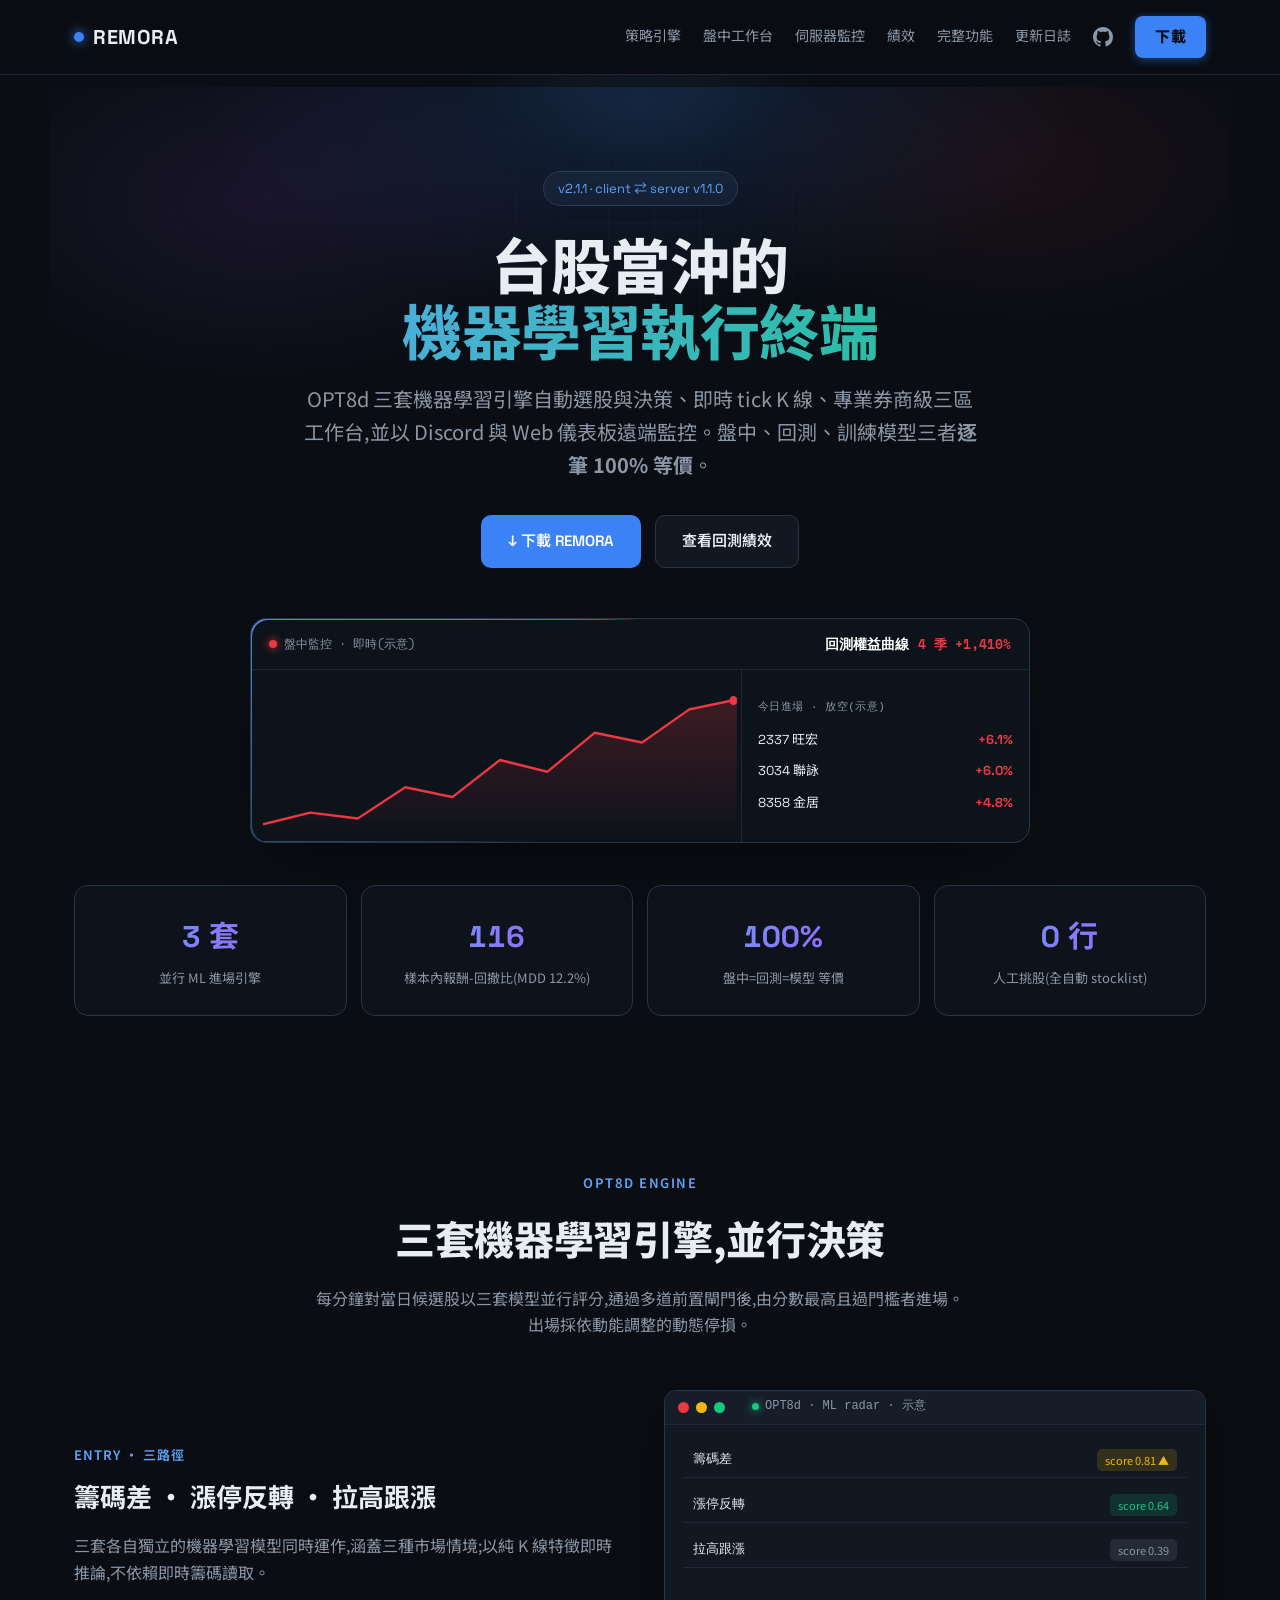
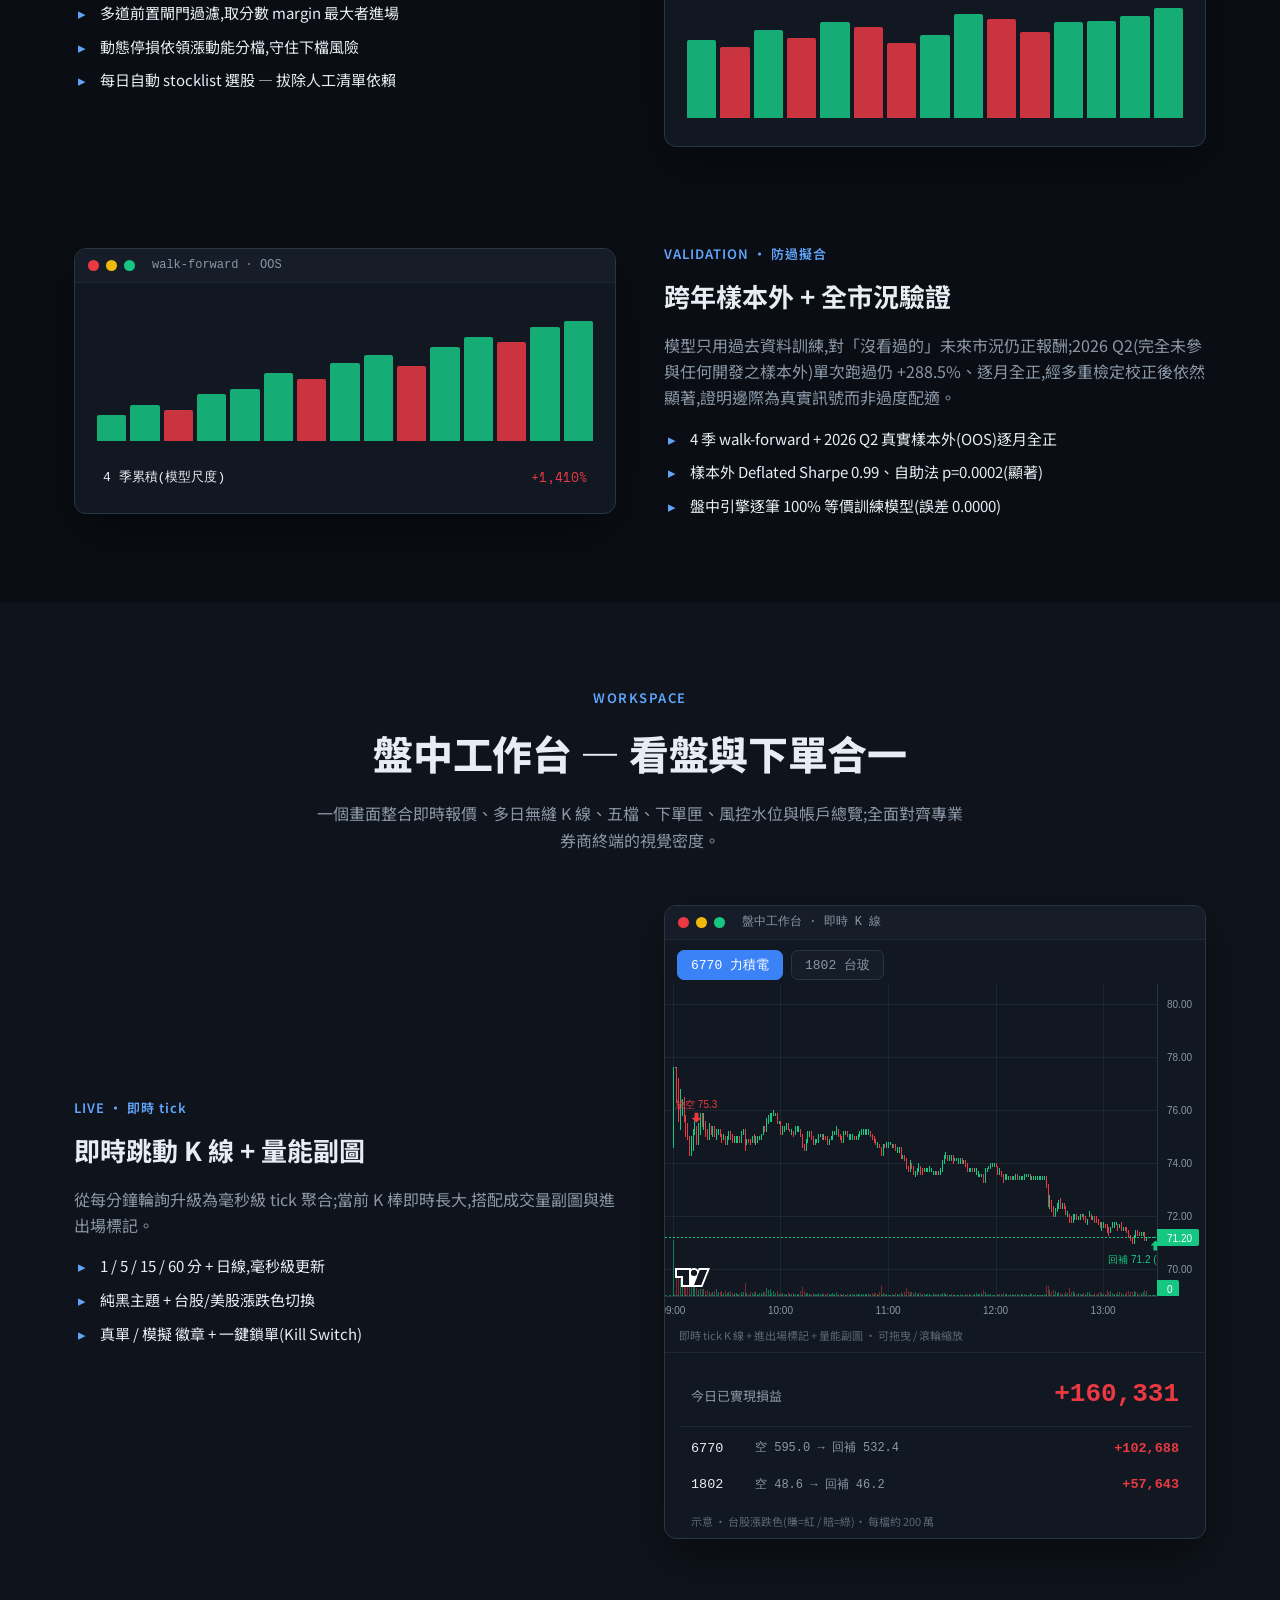
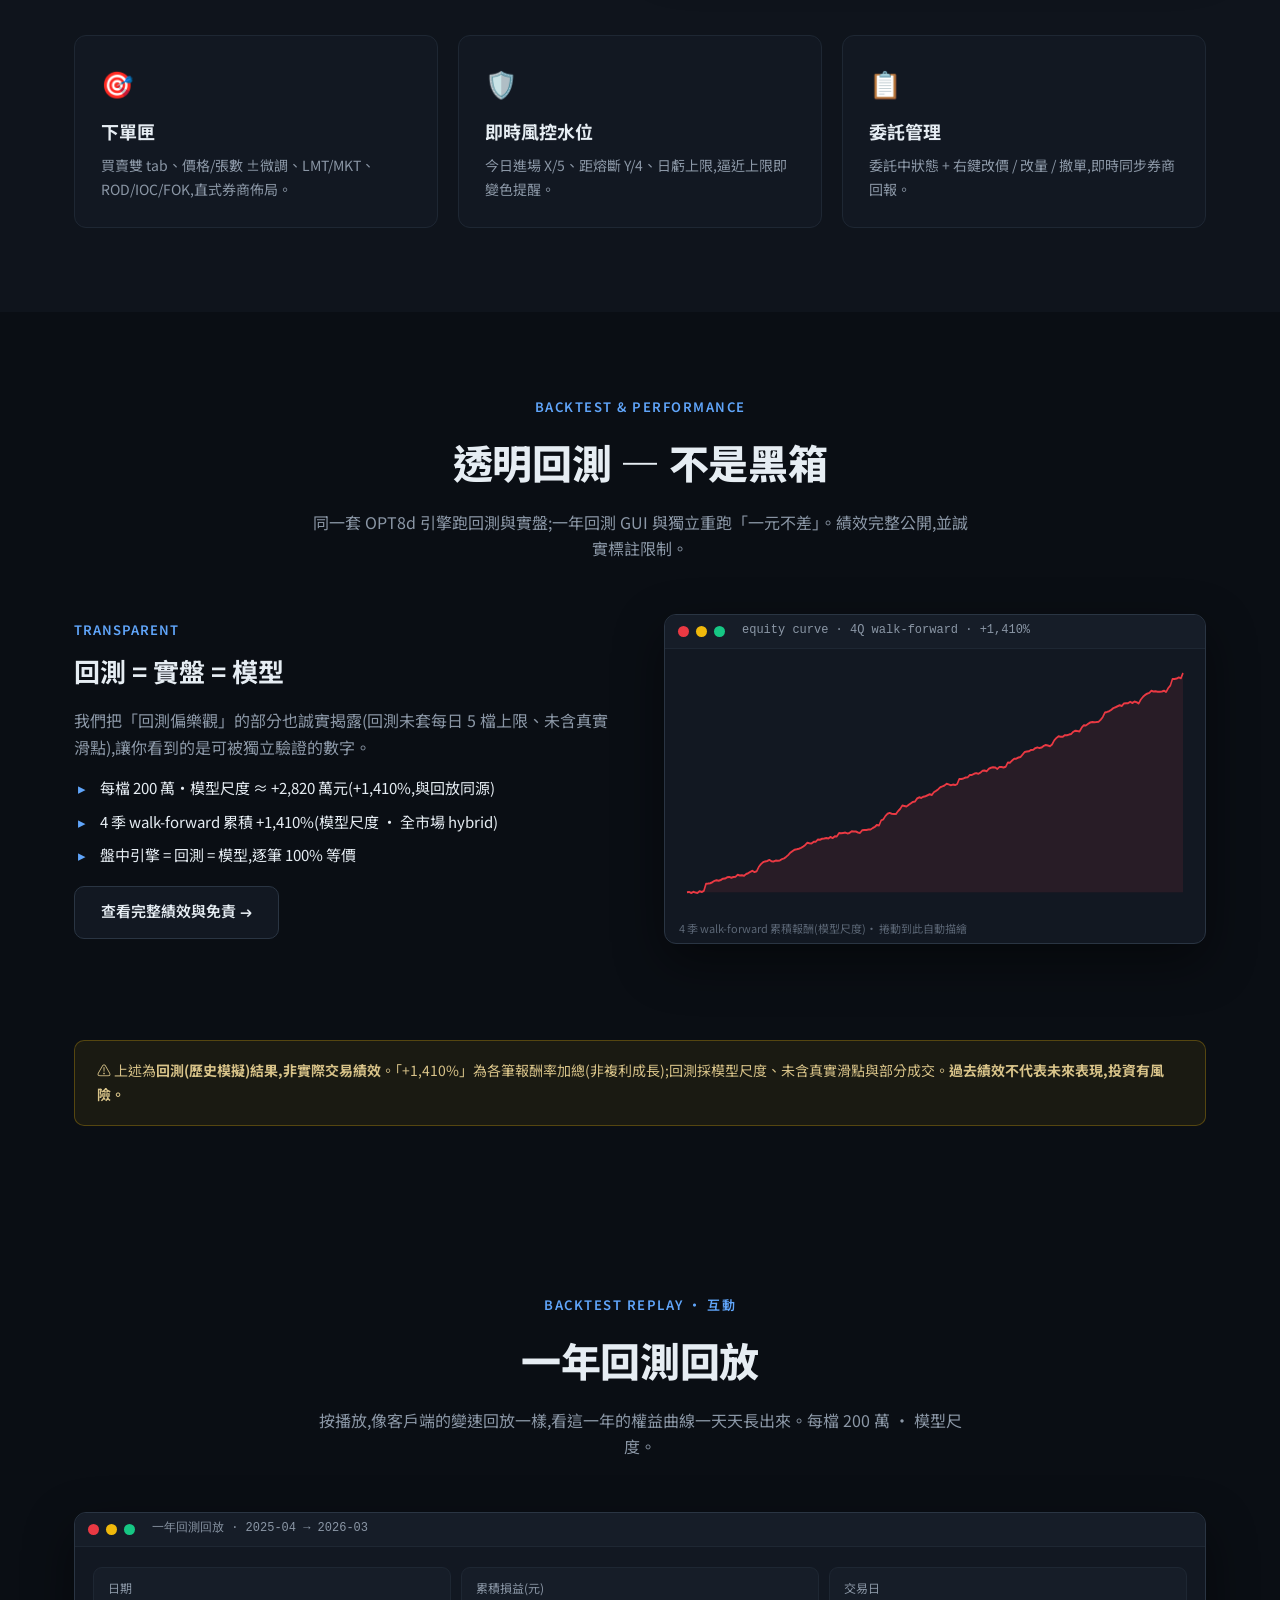
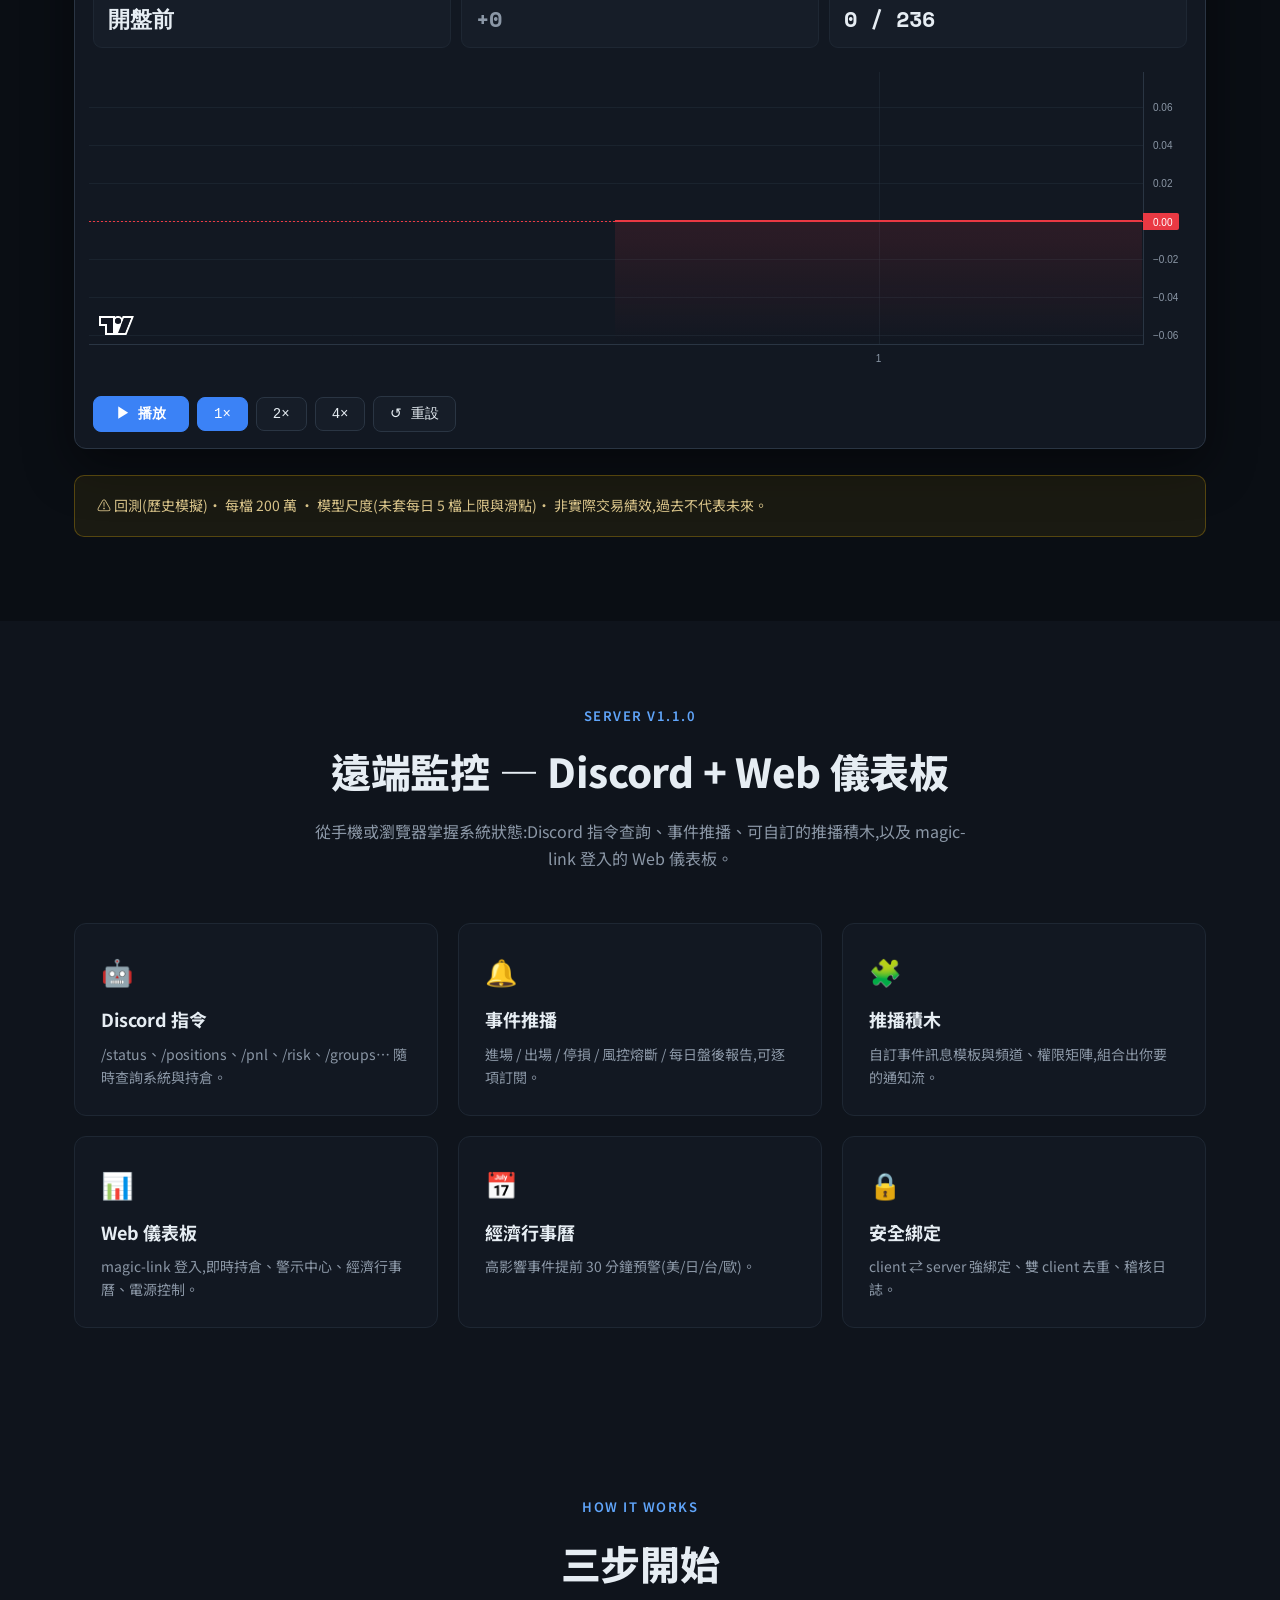
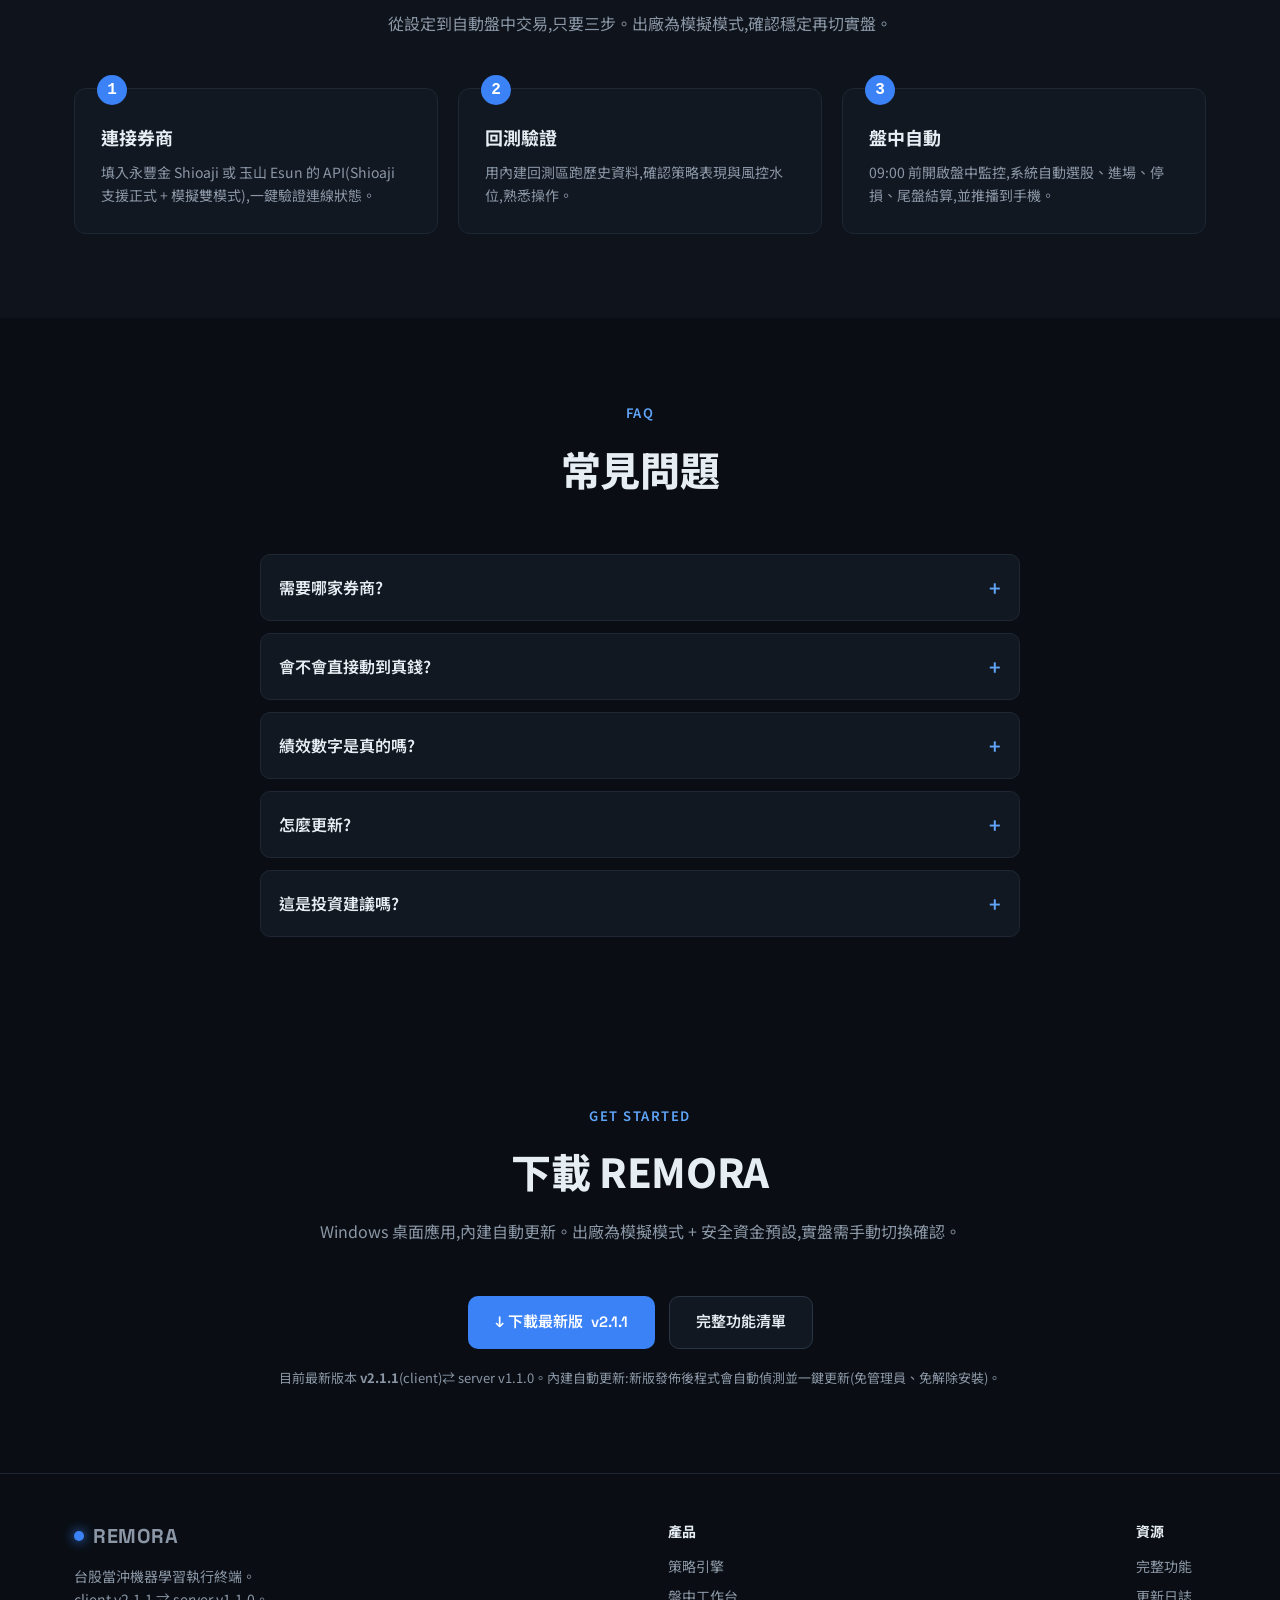
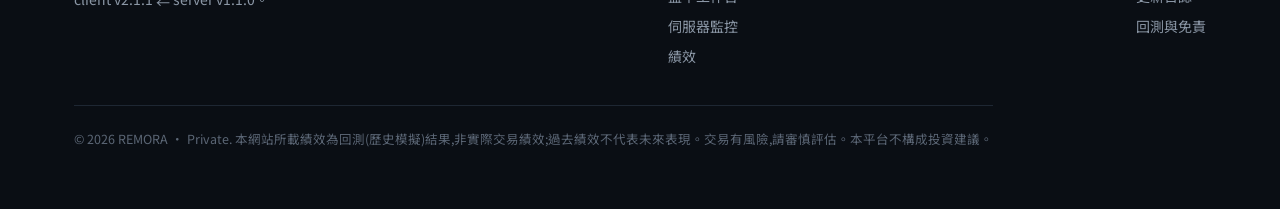
<file: docs/index.html>
<!DOCTYPE html>
<html lang="zh-Hant">
<head>
<meta charset="UTF-8">
<meta name="viewport" content="width=device-width, initial-scale=1">
<title>REMORA — 台股當沖機器學習執行終端</title>
<meta name="description" content="REMORA 是台股當沖的機器學習自動交易平台:OPT8d 三套 ML 引擎、自動選股、即時 K 線、三區工作台、Discord/Web 遠端監控。">
<link rel="icon" type="image/svg+xml" href="assets/img/favicon.svg">
<meta property="og:type" content="website">
<meta property="og:title" content="REMORA — 台股當沖機器學習執行終端">
<meta property="og:description" content="OPT8d 三套 ML 引擎、自動選股、即時 K 線、三區工作台、Discord/Web 遠端監控。盤中=回測=模型逐筆 100% 等價。">
<meta property="og:image" content="https://oswallowo.github.io/Remora/assets/img/og_image.png">
<meta property="og:url" content="https://oswallowo.github.io/Remora/">
<meta name="twitter:card" content="summary_large_image">
<meta name="twitter:title" content="REMORA — 台股當沖機器學習執行終端">
<meta name="twitter:description" content="OPT8d 三套 ML 引擎、自動選股、即時 K 線、遠端監控。">
<meta name="twitter:image" content="https://oswallowo.github.io/Remora/assets/img/og_image.png">
<link rel="preconnect" href="https://fonts.googleapis.com"><link rel="preconnect" href="https://fonts.gstatic.com" crossorigin>
<link rel="stylesheet" href="https://fonts.googleapis.com/css2?family=Space+Grotesk:wght@500;700&family=Noto+Sans+TC:wght@400;500;700;900&family=Space+Mono&display=swap">
<link rel="stylesheet" href="assets/css/style.css">
</head>
<body>

<!-- Nav -->
<nav class="nav"><div class="wrap">
  <a class="brand" href="index.html"><span class="dot"></span>REMORA</a>
  <button class="nav-toggle" aria-label="menu">☰</button>
  <div class="nav-links">
    <a href="#engine">策略引擎</a>
    <a href="#workspace">盤中工作台</a>
    <a href="#server">伺服器監控</a>
    <a href="performance.html">績效</a>
    <a href="features.html">完整功能</a>
    <a href="changelog.html">更新日誌</a>
    <a class="nav-gh" href="https://github.com/OswallowO/Remora" target="_blank" rel="noopener" aria-label="GitHub" title="GitHub · OswallowO/Remora"><svg viewBox="0 0 16 16" width="20" height="20" fill="currentColor" aria-hidden="true"><path d="M8 0C3.58 0 0 3.58 0 8c0 3.54 2.29 6.53 5.47 7.59.4.07.55-.17.55-.38 0-.19-.01-.82-.01-1.49-2.01.37-2.53-.49-2.69-.94-.09-.23-.48-.94-.82-1.13-.28-.15-.68-.52-.01-.53.63-.01 1.08.58 1.23.82.72 1.21 1.87.87 2.33.66.07-.52.28-.87.51-1.07-1.78-.2-3.64-.89-3.64-3.95 0-.87.31-1.59.82-2.15-.08-.2-.36-1.02.08-2.12 0 0 .67-.21 2.2.82.64-.18 1.32-.27 2-.27.68 0 1.36.09 2 .27 1.53-1.04 2.2-.82 2.2-.82.44 1.1.16 1.92.08 2.12.51.56.82 1.27.82 2.15 0 3.07-1.87 3.75-3.65 3.95.29.25.54.73.54 1.48 0 1.07-.01 1.93-.01 2.2 0 .21.15.46.55.38A8.013 8.013 0 0016 8c0-4.42-3.58-8-8-8z"/></svg></a>
    <a class="nav-cta" href="#download">下載</a>
  </div>
</div></nav>

<!-- Hero -->
<header class="hero"><div class="wrap">
  <div class="hero-glow"></div>
  <div class="hero-grid"></div>
  <span class="tag"><span data-gh-version>v2.1.1</span> · client ⇄ server v1.1.0</span>
  <h1><span class="tline t1">台股當沖的</span><span class="tline t2 grad">機器學習執行終端</span></h1>
  <p class="lead">OPT8d 三套機器學習引擎自動選股與決策、即時 tick K 線、專業券商級三區工作台,並以 Discord 與 Web 儀表板遠端監控。盤中、回測、訓練模型三者<b>逐筆 100% 等價</b>。</p>
  <div class="hero-btns">
    <a class="btn btn-primary" href="#download">↓ 下載 REMORA</a>
    <a class="btn btn-ghost" href="performance.html">查看回測績效</a>
  </div>

  <div class="hero-panel reveal">
    <div class="hp-head">
      <span class="hp-live"><span class="hp-dot"></span>盤中監控 · 即時(示意)</span>
      <span class="hp-pnl">回測權益曲線 <span class="hp-pct">4 季 +1,410%</span></span>
    </div>
    <div class="hp-body">
      <svg class="eqcurve" viewBox="0 0 560 160" preserveAspectRatio="none" aria-label="回測權益曲線示意,整體向上">
        <defs><linearGradient id="eqfill" x1="0" y1="0" x2="0" y2="1">
          <stop offset="0" stop-color="#ea3943" stop-opacity=".22"/>
          <stop offset="1" stop-color="#ea3943" stop-opacity="0"/></linearGradient></defs>
        <polygon points="0,146 56,134 112,140 168,108 224,118 280,80 336,92 392,52 448,62 504,28 560,18 560,160 0,160" fill="url(#eqfill)"/>
        <polyline points="0,146 56,134 112,140 168,108 224,118 280,80 336,92 392,52 448,62 504,28 560,18" fill="none" stroke="#ea3943" stroke-width="2.5" stroke-linejoin="round"/>
        <circle cx="556" cy="19" r="4" fill="#ea3943"/><circle class="eq-ping" cx="556" cy="19" r="4" fill="none" stroke="#ea3943" stroke-width="1.5"/>
      </svg>
      <div class="poslist">
        <div class="plbl">今日進場 · 放空(示意)</div>
        <div class="pos"><span>2337 旺宏</span><span class="up">+6.1%</span></div>
        <div class="pos"><span>3034 聯詠</span><span class="up">+6.0%</span></div>
        <div class="pos"><span>8358 金居</span><span class="up">+4.8%</span></div>
      </div>
    </div>
  </div>

  <div class="stats reveal">
    <div class="cell"><div class="num mono" data-to="3" data-pre="" data-suf=" 套">3 套</div><div class="lbl">並行 ML 進場引擎</div></div>
    <div class="cell"><div class="num mono" data-to="116" data-pre="" data-suf="">116</div><div class="lbl">樣本內報酬-回撤比(MDD 12.2%)</div></div>
    <div class="cell"><div class="num mono" data-to="100" data-pre="" data-suf="%">100%</div><div class="lbl">盤中=回測=模型 等價</div></div>
    <div class="cell"><div class="num mono" data-to="0" data-pre="" data-suf=" 行">0 行</div><div class="lbl">人工挑股(全自動 stocklist)</div></div>
  </div>
</div></header>

<!-- Engine -->
<section id="engine" class="reveal"><div class="wrap">
  <div class="sec-head reveal">
    <div class="kick">OPT8D ENGINE</div>
    <h2>三套機器學習引擎,並行決策</h2>
    <p>每分鐘對當日候選股以三套模型並行評分,通過多道前置閘門後,由分數最高且過門檻者進場。出場採依動能調整的動態停損。</p>
  </div>
  <div class="frow reveal">
    <div class="ftext">
      <div class="ficon">ENTRY · 三路徑</div>
      <h3>籌碼差 · 漲停反轉 · 拉高跟漲</h3>
      <p>三套各自獨立的機器學習模型同時運作,涵蓋三種市場情境;以純 K 線特徵即時推論,不依賴即時籌碼讀取。</p>
      <ul>
        <li>多道前置閘門過濾,取分數 margin 最大者進場</li>
        <li>動態停損依領漲動能分檔,守住下檔風險</li>
        <li>每日自動 stocklist 選股 — 拔除人工清單依賴</li>
      </ul>
    </div>
    <div class="shot">
      <div class="bar"><i class="r"></i><i class="y"></i><i class="g"></i><span><span class="live-dot"></span>OPT8d · ML radar · 示意</span></div>
      <div class="body">
        <div class="mrow"><span>籌碼差</span><span class="tag-pill" style="background:rgba(240,185,11,.15);color:var(--gold)">score 0.81 ▲</span></div>
        <div class="mrow"><span>漲停反轉</span><span class="tag-pill" style="background:rgba(22,199,132,.15);color:var(--green)">score 0.64</span></div>
        <div class="mrow"><span>拉高跟漲</span><span class="tag-pill" style="background:rgba(139,151,166,.15);color:var(--dim)">score 0.39</span></div>
        <div class="mockchart" data-live data-seq="30,42,38,50,46,60,55,68,62,74,70,58,64,80,76"></div>
      </div>
    </div>
  </div>
  <div class="frow rev reveal">
    <div class="ftext">
      <div class="ficon">VALIDATION · 防過擬合</div>
      <h3>跨年樣本外 + 全市況驗證</h3>
      <p>模型只用過去資料訓練,對「沒看過的」未來市況仍正報酬;2026 Q2(完全未參與任何開發之樣本外)單次跑過仍 +288.5%、逐月全正,經多重檢定校正後依然顯著,證明邊際為真實訊號而非過度配適。</p>
      <ul>
        <li>4 季 walk-forward + 2026 Q2 真實樣本外(OOS)逐月全正</li>
        <li>樣本外 Deflated Sharpe 0.99、自助法 p=0.0002(顯著)</li>
        <li>盤中引擎逐筆 100% 等價訓練模型(誤差 0.0000)</li>
      </ul>
    </div>
    <div class="shot">
      <div class="bar"><i class="r"></i><i class="y"></i><i class="g"></i><span>walk-forward · OOS</span></div>
      <div class="body"><div class="mockchart" data-seq="20,28,24,36,40,52,48,60,66,58,72,80,76,88,92"></div>
        <div class="mrow" style="border:0"><span class="dim">4 季累積(模型尺度)</span><span class="red mono">+1,410%</span></div>
      </div>
    </div>
  </div>
</div></section>

<!-- Workspace -->
<section id="workspace" class="reveal alt"><div class="wrap">
  <div class="sec-head reveal">
    <div class="kick">WORKSPACE</div>
    <h2>盤中工作台 — 看盤與下單合一</h2>
    <p>一個畫面整合即時報價、多日無縫 K 線、五檔、下單匣、風控水位與帳戶總覽;全面對齊專業券商終端的視覺密度。</p>
  </div>
  <div class="frow reveal">
    <div class="ftext">
      <div class="ficon">LIVE · 即時 tick</div>
      <h3>即時跳動 K 線 + 量能副圖</h3>
      <p>從每分鐘輪詢升級為毫秒級 tick 聚合;當前 K 棒即時長大,搭配成交量副圖與進出場標記。</p>
      <ul>
        <li>1 / 5 / 15 / 60 分 + 日線,毫秒級更新</li>
        <li>純黑主題 + 台股/美股漲跌色切換</li>
        <li>真單 / 模擬 徽章 + 一鍵鎖單(Kill Switch)</li>
      </ul>
    </div>
    <div class="shot">
      <div class="bar"><i class="r"></i><i class="y"></i><i class="g"></i><span>盤中工作台 · 即時 K 線</span></div>
      <div class="body" style="padding:0;gap:0">
        <div class="chart-toggle"><button data-sym="6770" class="on">6770 力積電</button><button data-sym="1802">1802 台玻</button></div>
        <div id="liveKchart"></div>
        <div class="chart-hint">即時 tick K 線 + 進出場標記 + 量能副圖 · 可拖曳 / 滾輪縮放</div>
        <div class="pnl" style="border-top:1px solid var(--border);padding:10px 14px 6px">
          <div class="tot"><span class="lab">今日已實現損益</span><span class="val red">+160,331</span></div>
          <div class="row"><span class="sym">6770</span><span class="px">空 595.0 → 回補 532.4</span><span class="pl red">+102,688</span></div>
          <div class="row"><span class="sym">1802</span><span class="px">空 48.6 → 回補 46.2</span><span class="pl red">+57,643</span></div>
          <div class="note">示意 · 台股漲跌色(賺=紅 / 賠=綠)· 每檔約 200 萬</div>
        </div>
      </div>
    </div>
  </div>
  <div class="cards reveal" style="margin-top:20px">
    <div class="card"><div class="ci">🎯</div><h4>下單匣</h4><p>買賣雙 tab、價格/張數 ±微調、LMT/MKT、ROD/IOC/FOK,直式券商佈局。</p></div>
    <div class="card"><div class="ci">🛡️</div><h4>即時風控水位</h4><p>今日進場 X/5、距熔斷 Y/4、日虧上限,逼近上限即變色提醒。</p></div>
    <div class="card"><div class="ci">📋</div><h4>委託管理</h4><p>委託中狀態 + 右鍵改價 / 改量 / 撤單,即時同步券商回報。</p></div>
  </div>
</div></section>

<!-- Backtest + Performance teaser -->
<section id="perf" class="reveal"><div class="wrap">
  <div class="sec-head reveal">
    <div class="kick">BACKTEST & PERFORMANCE</div>
    <h2>透明回測 — 不是黑箱</h2>
    <p>同一套 OPT8d 引擎跑回測與實盤;一年回測 GUI 與獨立重跑「一元不差」。績效完整公開,並誠實標註限制。</p>
  </div>
  <div class="frow reveal">
    <div class="ftext">
      <div class="ficon">TRANSPARENT</div>
      <h3>回測 = 實盤 = 模型</h3>
      <p>我們把「回測偏樂觀」的部分也誠實揭露(回測未套每日 5 檔上限、未含真實滑點),讓你看到的是可被獨立驗證的數字。</p>
      <ul>
        <li>每檔 200 萬・模型尺度 ≈ +2,820 萬元(+1,410%,與回放同源)</li>
        <li>4 季 walk-forward 累積 +1,410%(模型尺度 · 全市場 hybrid)</li>
        <li>盤中引擎 = 回測 = 模型,逐筆 100% 等價</li>
      </ul>
      <a class="btn btn-ghost" href="performance.html" style="margin-top:18px">查看完整績效與免責 →</a>
    </div>
    <div class="shot">
      <div class="bar"><i class="r"></i><i class="y"></i><i class="g"></i><span>equity curve · 4Q walk-forward · +1,410%</span></div>
      <div class="body" style="padding:14px 14px 6px"><div id="equityChart"></div>
        <div class="chart-hint" style="padding:6px 0 0">4 季 walk-forward 累積報酬(模型尺度)· 捲動到此自動描繪</div>
      </div>
    </div>
  </div>
  <div class="disclaimer reveal">⚠️ 上述為<b>回測(歷史模擬)結果,非實際交易績效</b>。「+1,410%」為各筆報酬率加總(非複利成長);回測採模型尺度、未含真實滑點與部分成交。<b>過去績效不代表未來表現,投資有風險。</b></div>
</div></section>

<!-- Backtest replay -->
<section id="replay" class="reveal"><div class="wrap">
  <div class="sec-head reveal">
    <div class="kick">BACKTEST REPLAY · 互動</div>
    <h2>一年回測回放</h2>
    <p>按播放,像客戶端的變速回放一樣,看這一年的權益曲線一天天長出來。每檔 200 萬 · 模型尺度。</p>
  </div>
  <div class="shot reveal">
    <div class="bar"><i class="r"></i><i class="y"></i><i class="g"></i><span>一年回測回放 · 2025-04 → 2026-03</span></div>
    <div class="body" style="padding:14px">
      <div class="replay-stats">
        <div><span class="rl">日期</span><span id="rpDate" class="rv mono">—</span></div>
        <div><span class="rl">累積損益(元)</span><span id="rpPnl" class="rv mono" style="color:var(--dim)">+0</span></div>
        <div><span class="rl">交易日</span><span id="rpDay" class="rv mono">0 / 236</span></div>
      </div>
      <div id="replayChart"></div>
      <div class="replay-ctrl">
        <button id="rpPlay">▶ 播放</button>
        <button data-spd="1" class="on">1×</button><button data-spd="2">2×</button><button data-spd="4">4×</button>
        <button id="rpReset">↺ 重設</button>
      </div>
    </div>
  </div>
  <p class="disclaimer reveal">⚠️ 回測(歷史模擬)· 每檔 200 萬 · 模型尺度(未套每日 5 檔上限與滑點)· 非實際交易績效,過去不代表未來。</p>
</div></section>

<!-- Server -->
<section id="server" class="reveal alt"><div class="wrap">
  <div class="sec-head reveal">
    <div class="kick">SERVER v1.1.0</div>
    <h2>遠端監控 — Discord + Web 儀表板</h2>
    <p>從手機或瀏覽器掌握系統狀態:Discord 指令查詢、事件推播、可自訂的推播積木,以及 magic-link 登入的 Web 儀表板。</p>
  </div>
  <div class="cards reveal">
    <div class="card"><div class="ci">🤖</div><h4>Discord 指令</h4><p>/status、/positions、/pnl、/risk、/groups… 隨時查詢系統與持倉。</p></div>
    <div class="card"><div class="ci">🔔</div><h4>事件推播</h4><p>進場 / 出場 / 停損 / 風控熔斷 / 每日盤後報告,可逐項訂閱。</p></div>
    <div class="card"><div class="ci">🧩</div><h4>推播積木</h4><p>自訂事件訊息模板與頻道、權限矩陣,組合出你要的通知流。</p></div>
    <div class="card"><div class="ci">📊</div><h4>Web 儀表板</h4><p>magic-link 登入,即時持倉、警示中心、經濟行事曆、電源控制。</p></div>
    <div class="card"><div class="ci">📅</div><h4>經濟行事曆</h4><p>高影響事件提前 30 分鐘預警(美/日/台/歐)。</p></div>
    <div class="card"><div class="ci">🔒</div><h4>安全綁定</h4><p>client ⇄ server 強綁定、雙 client 去重、稽核日誌。</p></div>
  </div>
</div></section>

<!-- How it works -->
<section id="how" class="reveal alt"><div class="wrap">
  <div class="sec-head reveal">
    <div class="kick">HOW IT WORKS</div>
    <h2>三步開始</h2>
    <p>從設定到自動盤中交易,只要三步。出廠為模擬模式,確認穩定再切實盤。</p>
  </div>
  <div class="steps reveal">
    <div class="step"><h4>連接券商</h4><p>填入永豐金 Shioaji 或 玉山 Esun 的 API(Shioaji 支援正式 + 模擬雙模式),一鍵驗證連線狀態。</p></div>
    <div class="step"><h4>回測驗證</h4><p>用內建回測區跑歷史資料,確認策略表現與風控水位,熟悉操作。</p></div>
    <div class="step"><h4>盤中自動</h4><p>09:00 前開啟盤中監控,系統自動選股、進場、停損、尾盤結算,並推播到手機。</p></div>
  </div>
</div></section>

<!-- FAQ -->
<section id="faq" class="reveal"><div class="wrap">
  <div class="sec-head reveal">
    <div class="kick">FAQ</div>
    <h2>常見問題</h2>
  </div>
  <div class="faq reveal">
    <details><summary>需要哪家券商?</summary><p>支援永豐金 Shioaji(主要,正式與模擬雙模式)與 玉山 Esun。需自備券商帳號與 API 權限。</p></details>
    <details><summary>會不會直接動到真錢?</summary><p>不會。出廠預設為「模擬模式」+ 安全資金預設,且每次切換正式模式都需手動確認、送單前再驗證一致性。實盤前請充分測試。</p></details>
    <details><summary>績效數字是真的嗎?</summary><p>站上績效為「回測(歷史模擬)」結果,非實際下單績效,並附完整免責。詳見<a href="performance.html" style="color:var(--accent2)">績效頁</a>。過去績效不代表未來表現。</p></details>
    <details><summary>怎麼更新?</summary><p>內建自動更新:新版發佈後,程式會自動偵測並一鍵更新(免管理員、免解除安裝)。</p></details>
    <details><summary>這是投資建議嗎?</summary><p>不是。REMORA 是交易工具,不構成任何投資建議;交易有風險,盈虧自負。</p></details>
  </div>
</div></section>

<!-- Download -->
<section id="download" class="reveal"><div class="wrap">
  <div class="sec-head reveal">
    <div class="kick">GET STARTED</div>
    <h2>下載 REMORA</h2>
    <p>Windows 桌面應用,內建自動更新。出廠為模擬模式 + 安全資金預設,實盤需手動切換確認。</p>
  </div>
  <div class="hero-btns reveal">
    <a class="btn btn-primary" data-gh-download href="https://github.com/OswallowO/Remora/releases/latest" target="_blank" rel="noopener">↓ 下載最新版 <span data-gh-version>v2.1.1</span></a>
    <a class="btn btn-ghost" href="features.html">完整功能清單</a>
  </div>
  <p style="text-align:center;color:var(--dim);font-size:13px;margin-top:18px">目前最新版本 <b>v2.1.1</b>(client)⇄ server v1.1.0。內建自動更新:新版發佈後程式會自動偵測並一鍵更新(免管理員、免解除安裝)。</p>
</div></section>

<!-- Footer -->
<footer><div class="wrap">
  <div class="fcol">
    <div class="brand" style="margin-bottom:12px"><span class="dot"></span>REMORA</div>
    <p style="max-width:280px">台股當沖機器學習執行終端。<br>client v2.1.1 ⇄ server v1.1.0。</p>
  </div>
  <div class="fcol"><h5>產品</h5>
    <a href="#engine">策略引擎</a><a href="#workspace">盤中工作台</a><a href="#server">伺服器監控</a><a href="performance.html">績效</a>
  </div>
  <div class="fcol"><h5>資源</h5>
    <a href="features.html">完整功能</a><a href="changelog.html">更新日誌</a><a href="performance.html">回測與免責</a>
  </div>
</div>
<div class="wrap"><div class="foot-note">
  © 2026 REMORA · Private. 本網站所載績效為回測(歷史模擬)結果,非實際交易績效;過去績效不代表未來表現。交易有風險,請審慎評估。本平台不構成投資建議。
</div></div></footer>

<script src="assets/js/main.js"></script>
<script src="assets/js/anim.js"></script>
<script src="assets/js/lightweight-charts.js"></script>
<script src="assets/js/charts.js"></script>
<!-- 瀏覽計數:counterapi.dev(免帳號;每次載入 +1;要換自架計數器再改這段)-->
<div id="vc-badge" style="position:fixed;right:12px;bottom:12px;font:12px/1 system-ui;background:rgba(20,22,28,.82);color:#cfd6e4;padding:6px 10px;border:1px solid #2a2f3a;border-radius:8px;z-index:99">瀏覽 <b id="vc-n">…</b></div>
<script>fetch('https://api.counterapi.dev/v1/remora_site/views/up').then(function(r){return r.json()}).then(function(d){document.getElementById('vc-n').textContent=d.count}).catch(function(){document.getElementById('vc-badge').style.display='none'})</script>
</body>
</html>
</file>
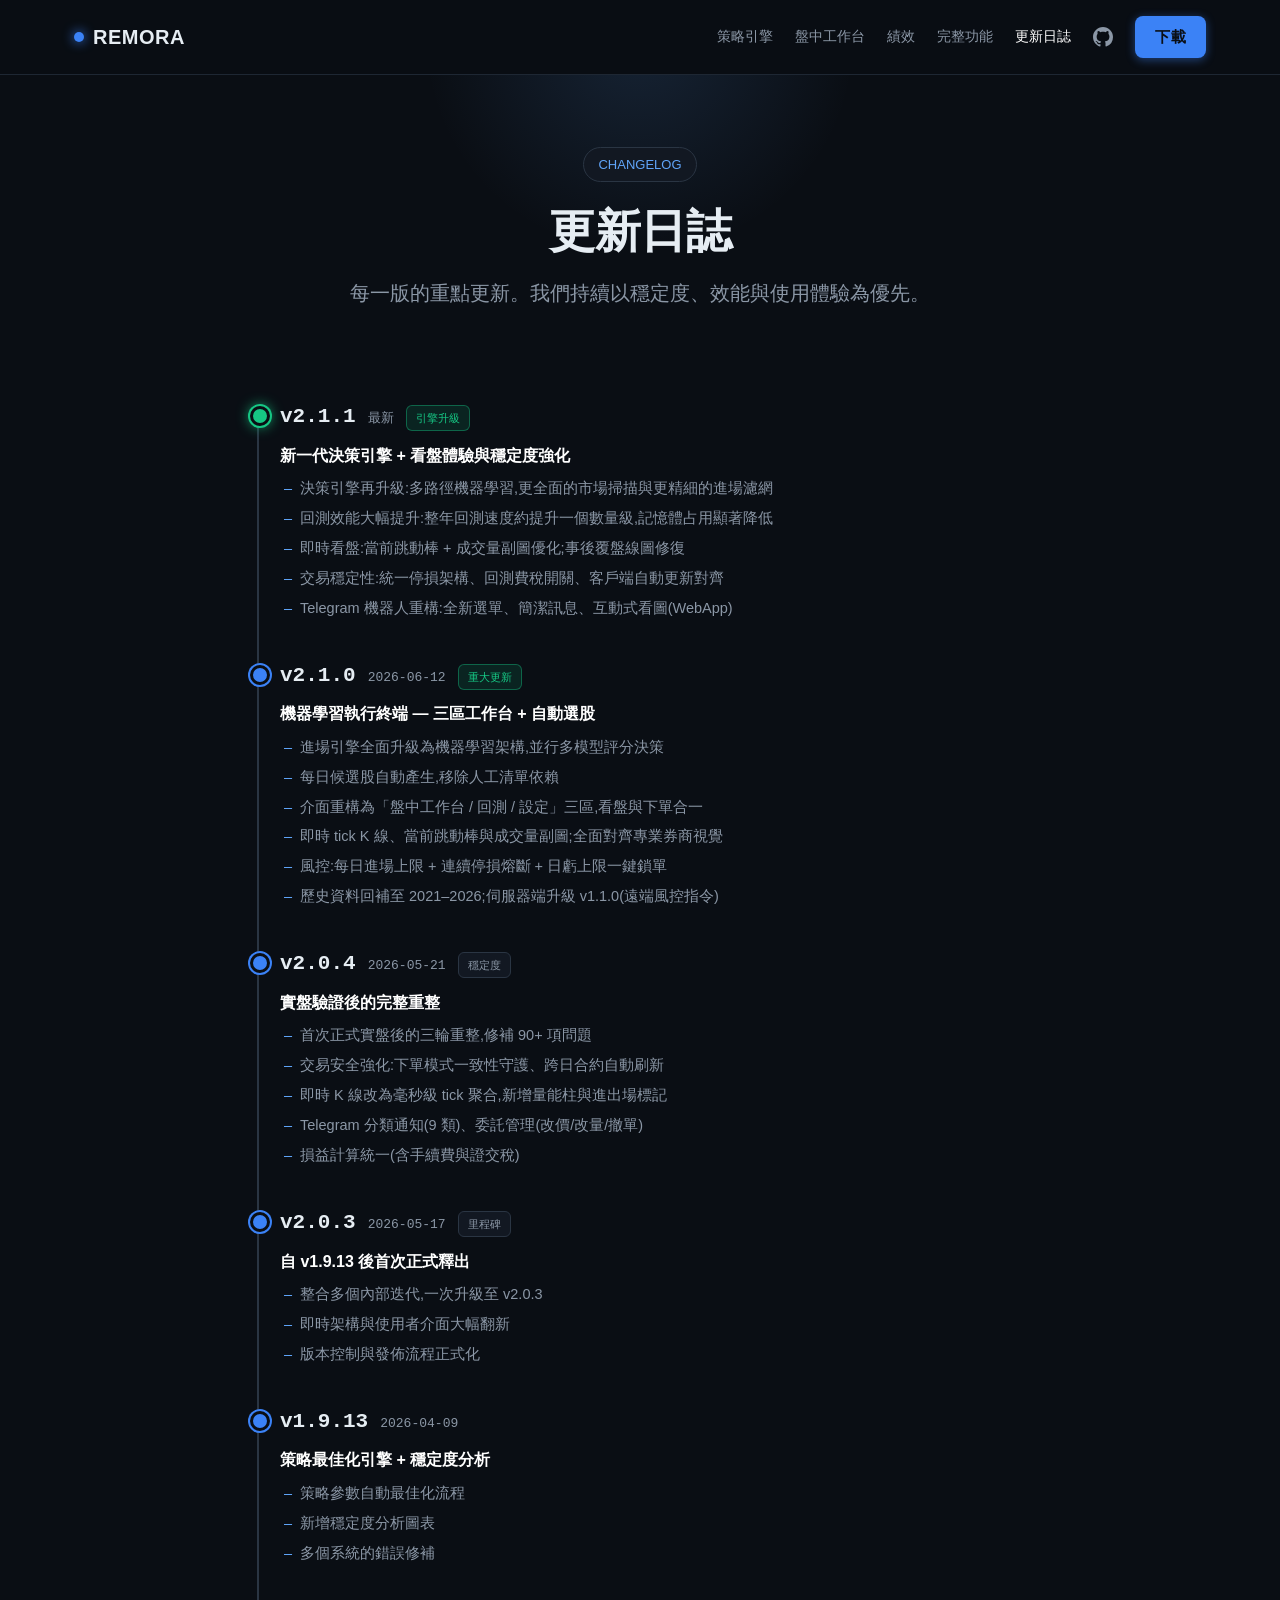
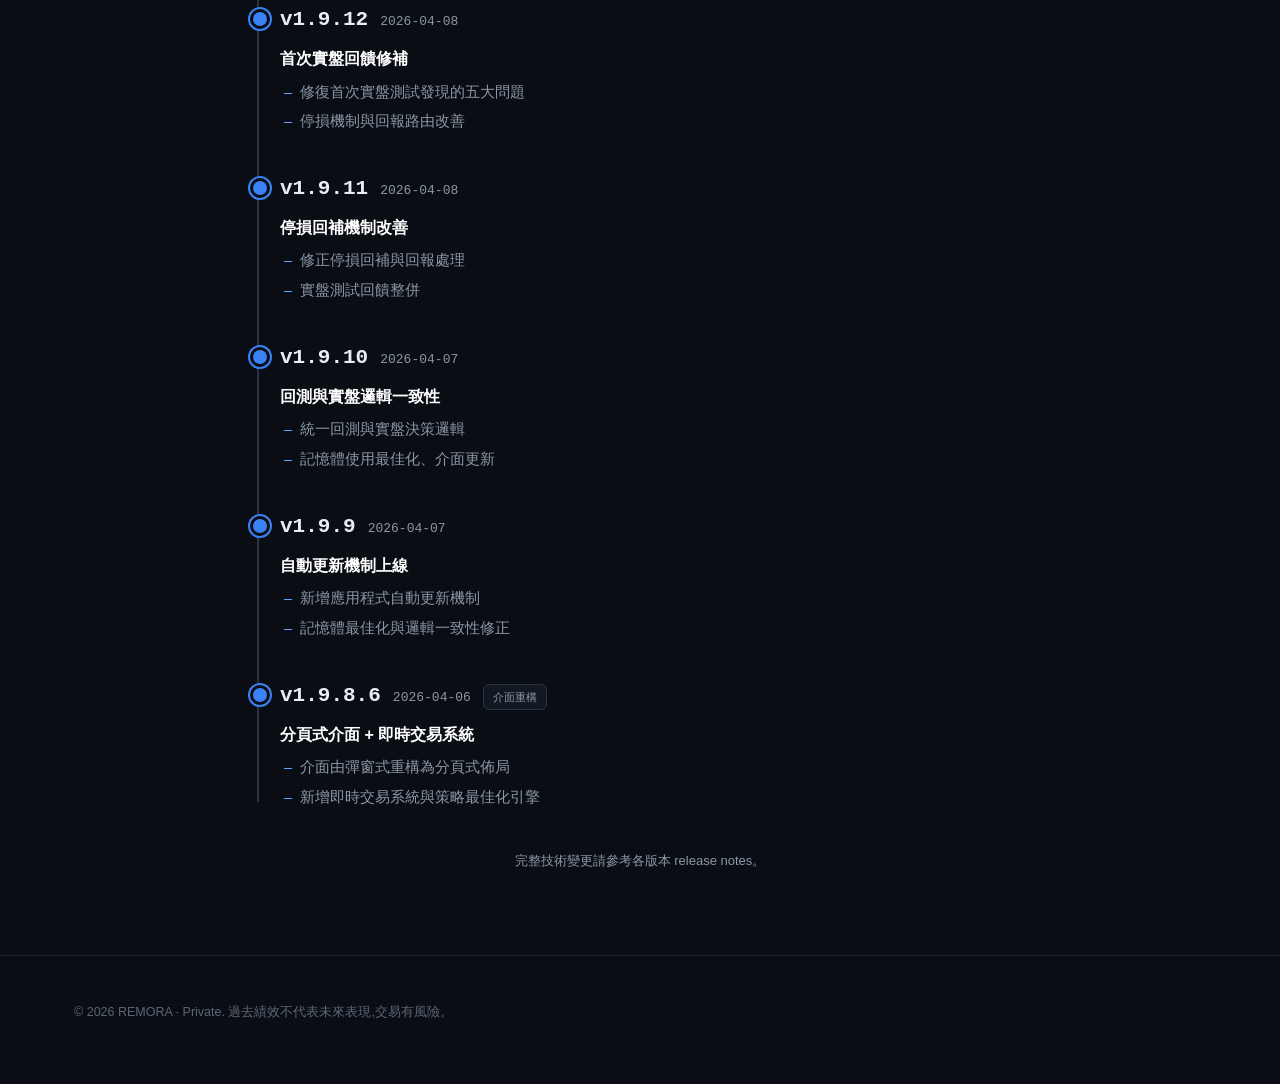
<file: docs/changelog.html>
<!DOCTYPE html>
<html lang="zh-Hant">
<head>
<meta charset="UTF-8">
<meta name="viewport" content="width=device-width, initial-scale=1">
<title>更新日誌 — REMORA</title>
<meta name="description" content="REMORA 版本更新日誌,從 v1.9.8.6 至今。">
<link rel="icon" type="image/svg+xml" href="assets/img/favicon.svg">
<meta property="og:title" content="REMORA 更新日誌">
<meta property="og:description" content="每一版的重點更新,從 v1.9.8.6 到 v2.1.1。">
<meta property="og:image" content="https://oswallowo.github.io/Remora/assets/img/og_image.png">
<meta name="twitter:card" content="summary_large_image">
<link rel="stylesheet" href="assets/css/style.css">
</head>
<body>
<nav class="nav"><div class="wrap">
  <a class="brand" href="index.html"><span class="dot"></span>REMORA</a>
  <button class="nav-toggle" aria-label="menu">☰</button>
  <div class="nav-links">
    <a href="index.html#engine">策略引擎</a>
    <a href="index.html#workspace">盤中工作台</a>
    <a href="performance.html">績效</a>
    <a href="features.html">完整功能</a>
    <a href="changelog.html" style="color:var(--bright)">更新日誌</a>
    <a class="nav-gh" href="https://github.com/OswallowO/Remora" target="_blank" rel="noopener" aria-label="GitHub" title="GitHub · OswallowO/Remora"><svg viewBox="0 0 16 16" width="20" height="20" fill="currentColor" aria-hidden="true"><path d="M8 0C3.58 0 0 3.58 0 8c0 3.54 2.29 6.53 5.47 7.59.4.07.55-.17.55-.38 0-.19-.01-.82-.01-1.49-2.01.37-2.53-.49-2.69-.94-.09-.23-.48-.94-.82-1.13-.28-.15-.68-.52-.01-.53.63-.01 1.08.58 1.23.82.72 1.21 1.87.87 2.33.66.07-.52.28-.87.51-1.07-1.78-.2-3.64-.89-3.64-3.95 0-.87.31-1.59.82-2.15-.08-.2-.36-1.02.08-2.12 0 0 .67-.21 2.2.82.64-.18 1.32-.27 2-.27.68 0 1.36.09 2 .27 1.53-1.04 2.2-.82 2.2-.82.44 1.1.16 1.92.08 2.12.51.56.82 1.27.82 2.15 0 3.07-1.87 3.75-3.65 3.95.29.25.54.73.54 1.48 0 1.07-.01 1.93-.01 2.2 0 .21.15.46.55.38A8.013 8.013 0 0016 8c0-4.42-3.58-8-8-8z"/></svg></a>
    <a class="nav-cta" href="index.html#download">下載</a>
  </div>
</div></nav>

<header class="hero" style="padding:72px 0 36px"><div class="wrap">
  <span class="tag">CHANGELOG</span>
  <h1 style="font-size:clamp(30px,5vw,46px)">更新日誌</h1>
  <p class="lead">每一版的重點更新。我們持續以穩定度、效能與使用體驗為優先。</p>
</div></header>

<section style="padding-top:20px"><div class="wrap">
  <div class="timeline">

    <div class="rel cur reveal">
      <div class="v"><b>v2.1.1</b><span class="date">最新</span><span class="badge new">引擎升級</span></div>
      <div class="ttl">新一代決策引擎 + 看盤體驗與穩定度強化</div>
      <ul>
        <li>決策引擎再升級:多路徑機器學習,更全面的市場掃描與更精細的進場濾網</li>
        <li>回測效能大幅提升:整年回測速度約提升一個數量級,記憶體占用顯著降低</li>
        <li>即時看盤:當前跳動棒 + 成交量副圖優化;事後覆盤線圖修復</li>
        <li>交易穩定性:統一停損架構、回測費稅開關、客戶端自動更新對齊</li>
        <li>Telegram 機器人重構:全新選單、簡潔訊息、互動式看圖(WebApp)</li>
      </ul>
    </div>

    <div class="rel reveal">
      <div class="v"><b>v2.1.0</b><span class="date">2026-06-12</span><span class="badge new">重大更新</span></div>
      <div class="ttl">機器學習執行終端 — 三區工作台 + 自動選股</div>
      <ul>
        <li>進場引擎全面升級為機器學習架構,並行多模型評分決策</li>
        <li>每日候選股自動產生,移除人工清單依賴</li>
        <li>介面重構為「盤中工作台 / 回測 / 設定」三區,看盤與下單合一</li>
        <li>即時 tick K 線、當前跳動棒與成交量副圖;全面對齊專業券商視覺</li>
        <li>風控:每日進場上限 + 連續停損熔斷 + 日虧上限一鍵鎖單</li>
        <li>歷史資料回補至 2021–2026;伺服器端升級 v1.1.0(遠端風控指令)</li>
      </ul>
    </div>

    <div class="rel reveal">
      <div class="v"><b>v2.0.4</b><span class="date">2026-05-21</span><span class="badge">穩定度</span></div>
      <div class="ttl">實盤驗證後的完整重整</div>
      <ul>
        <li>首次正式實盤後的三輪重整,修補 90+ 項問題</li>
        <li>交易安全強化:下單模式一致性守護、跨日合約自動刷新</li>
        <li>即時 K 線改為毫秒級 tick 聚合,新增量能柱與進出場標記</li>
        <li>Telegram 分類通知(9 類)、委託管理(改價/改量/撤單)</li>
        <li>損益計算統一(含手續費與證交稅)</li>
      </ul>
    </div>

    <div class="rel reveal">
      <div class="v"><b>v2.0.3</b><span class="date">2026-05-17</span><span class="badge">里程碑</span></div>
      <div class="ttl">自 v1.9.13 後首次正式釋出</div>
      <ul>
        <li>整合多個內部迭代,一次升級至 v2.0.3</li>
        <li>即時架構與使用者介面大幅翻新</li>
        <li>版本控制與發佈流程正式化</li>
      </ul>
    </div>

    <div class="rel reveal">
      <div class="v"><b>v1.9.13</b><span class="date">2026-04-09</span></div>
      <div class="ttl">策略最佳化引擎 + 穩定度分析</div>
      <ul>
        <li>策略參數自動最佳化流程</li>
        <li>新增穩定度分析圖表</li>
        <li>多個系統的錯誤修補</li>
      </ul>
    </div>

    <div class="rel reveal">
      <div class="v"><b>v1.9.12</b><span class="date">2026-04-08</span></div>
      <div class="ttl">首次實盤回饋修補</div>
      <ul>
        <li>修復首次實盤測試發現的五大問題</li>
        <li>停損機制與回報路由改善</li>
      </ul>
    </div>

    <div class="rel reveal">
      <div class="v"><b>v1.9.11</b><span class="date">2026-04-08</span></div>
      <div class="ttl">停損回補機制改善</div>
      <ul>
        <li>修正停損回補與回報處理</li>
        <li>實盤測試回饋整併</li>
      </ul>
    </div>

    <div class="rel reveal">
      <div class="v"><b>v1.9.10</b><span class="date">2026-04-07</span></div>
      <div class="ttl">回測與實盤邏輯一致性</div>
      <ul>
        <li>統一回測與實盤決策邏輯</li>
        <li>記憶體使用最佳化、介面更新</li>
      </ul>
    </div>

    <div class="rel reveal">
      <div class="v"><b>v1.9.9</b><span class="date">2026-04-07</span></div>
      <div class="ttl">自動更新機制上線</div>
      <ul>
        <li>新增應用程式自動更新機制</li>
        <li>記憶體最佳化與邏輯一致性修正</li>
      </ul>
    </div>

    <div class="rel reveal">
      <div class="v"><b>v1.9.8.6</b><span class="date">2026-04-06</span><span class="badge">介面重構</span></div>
      <div class="ttl">分頁式介面 + 即時交易系統</div>
      <ul>
        <li>介面由彈窗式重構為分頁式佈局</li>
        <li>新增即時交易系統與策略最佳化引擎</li>
      </ul>
    </div>

  </div>
  <p style="text-align:center;color:var(--dim);font-size:13px;margin-top:40px">完整技術變更請參考各版本 release notes。</p>
</div></section>

<footer><div class="wrap"><div class="foot-note" style="border:0;margin:0;padding:0">
  © 2026 REMORA · Private. 過去績效不代表未來表現,交易有風險。
</div></div></footer>
<script src="assets/js/main.js"></script>
<script src="assets/js/anim.js"></script>
<!-- 瀏覽計數:counterapi.dev(免帳號;每次載入 +1;要換自架計數器再改這段)-->
<div id="vc-badge" style="position:fixed;right:12px;bottom:12px;font:12px/1 system-ui;background:rgba(20,22,28,.82);color:#cfd6e4;padding:6px 10px;border:1px solid #2a2f3a;border-radius:8px;z-index:99">瀏覽 <b id="vc-n">…</b></div>
<script>fetch('https://api.counterapi.dev/v1/remora_site/views/up').then(function(r){return r.json()}).then(function(d){document.getElementById('vc-n').textContent=d.count}).catch(function(){document.getElementById('vc-badge').style.display='none'})</script>
</body>
</html>
</file>
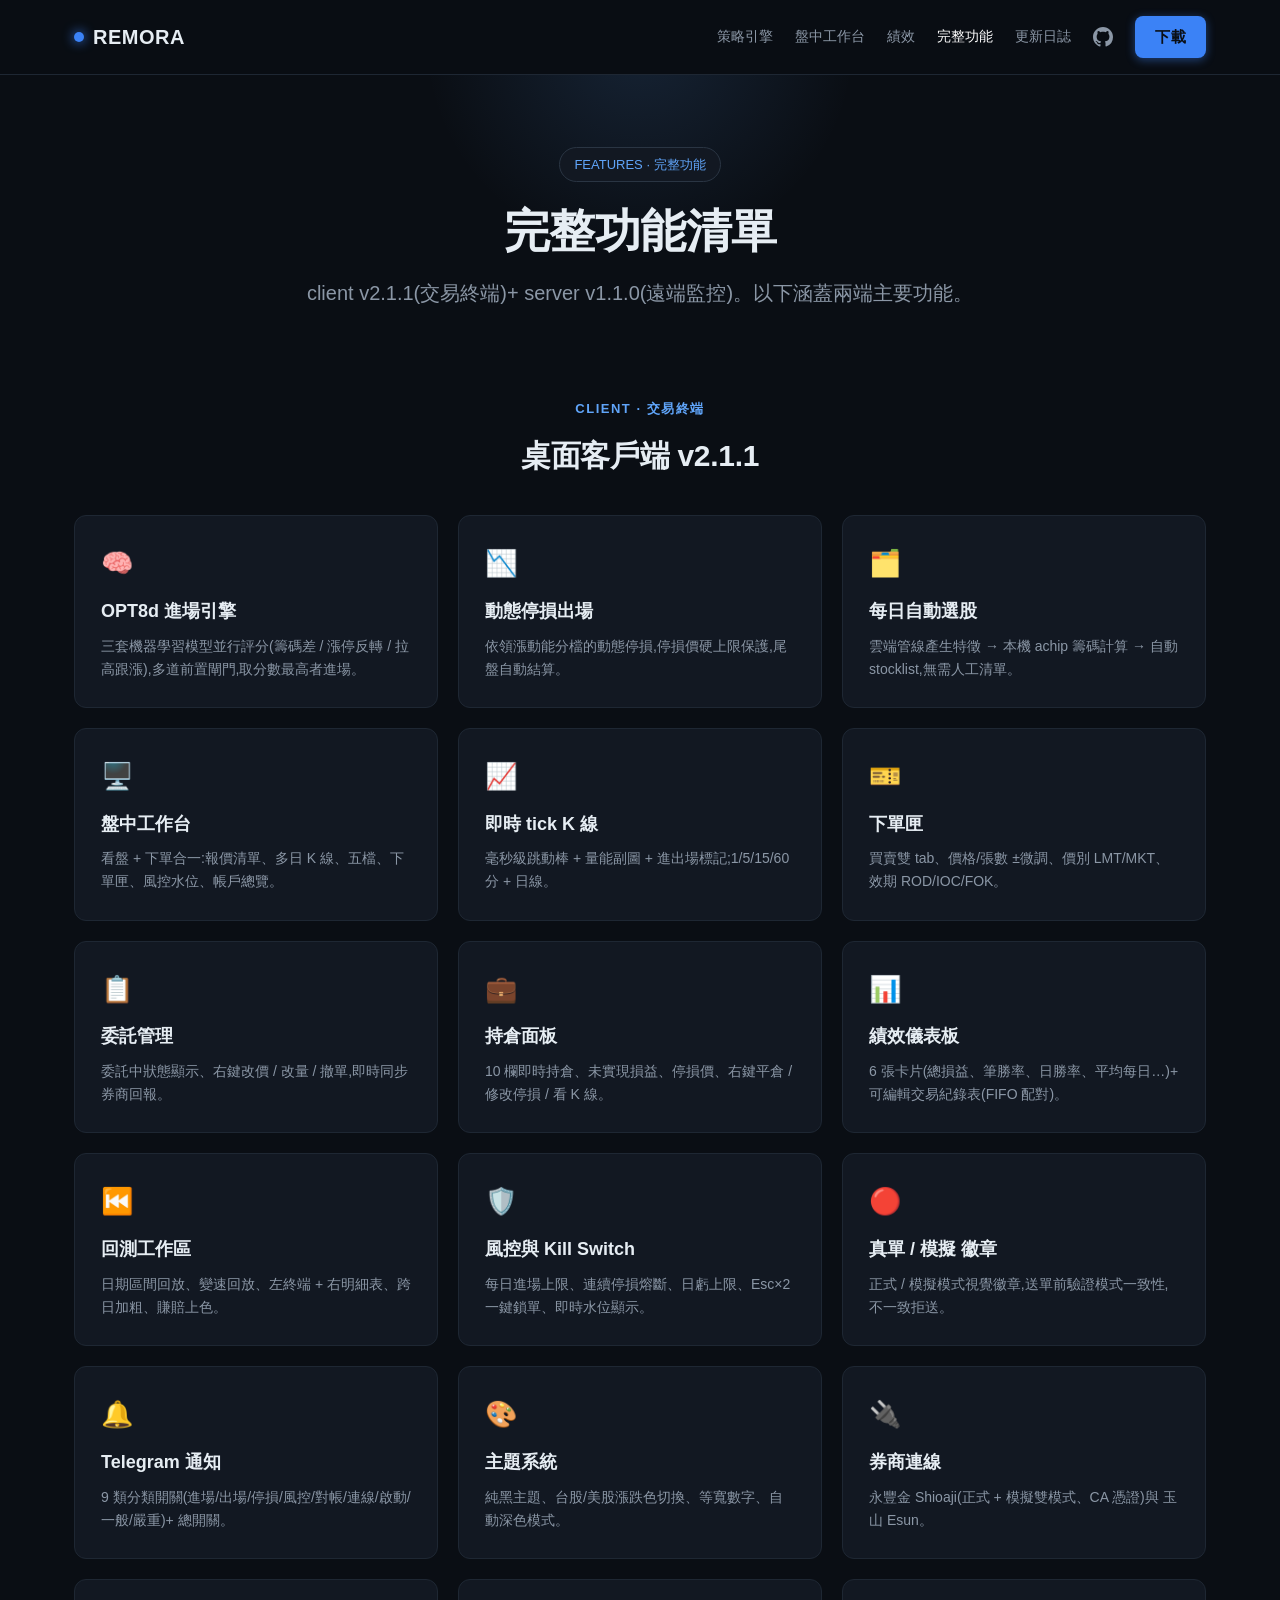
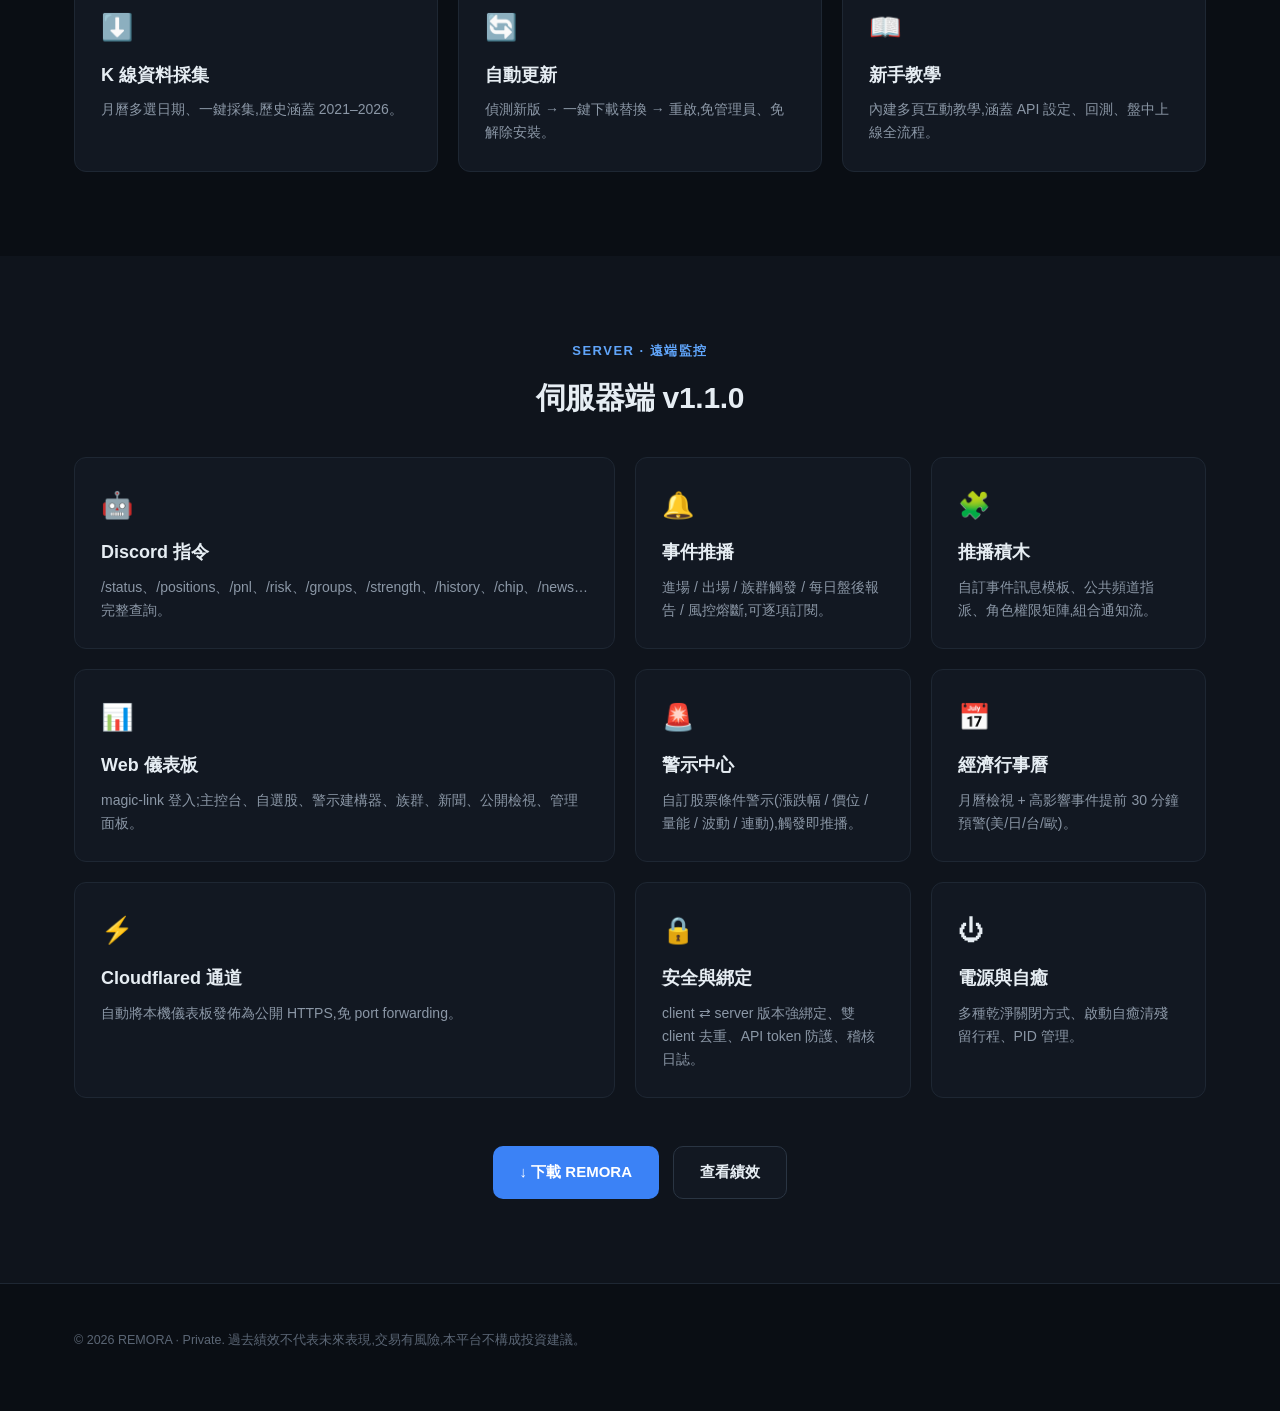
<file: docs/features.html>
<!DOCTYPE html>
<html lang="zh-Hant">
<head>
<meta charset="UTF-8">
<meta name="viewport" content="width=device-width, initial-scale=1">
<title>完整功能 — REMORA</title>
<meta name="description" content="REMORA client v2.1.1 與 server v1.1.0 完整功能清單。">
<link rel="icon" type="image/svg+xml" href="assets/img/favicon.svg">
<meta property="og:title" content="REMORA 完整功能 — client v2.1.1 + server v1.1.0">
<meta property="og:description" content="OPT8d 引擎、自動選股、盤中工作台、回測、Discord/Web 遠端監控全功能。">
<meta property="og:image" content="https://oswallowo.github.io/Remora/assets/img/og_image.png">
<meta name="twitter:card" content="summary_large_image">
<link rel="stylesheet" href="assets/css/style.css">
</head>
<body>
<nav class="nav"><div class="wrap">
  <a class="brand" href="index.html"><span class="dot"></span>REMORA</a>
  <button class="nav-toggle" aria-label="menu">☰</button>
  <div class="nav-links">
    <a href="index.html#engine">策略引擎</a>
    <a href="index.html#workspace">盤中工作台</a>
    <a href="performance.html">績效</a>
    <a href="features.html" style="color:var(--bright)">完整功能</a>
    <a href="changelog.html">更新日誌</a>
    <a class="nav-gh" href="https://github.com/OswallowO/Remora" target="_blank" rel="noopener" aria-label="GitHub" title="GitHub · OswallowO/Remora"><svg viewBox="0 0 16 16" width="20" height="20" fill="currentColor" aria-hidden="true"><path d="M8 0C3.58 0 0 3.58 0 8c0 3.54 2.29 6.53 5.47 7.59.4.07.55-.17.55-.38 0-.19-.01-.82-.01-1.49-2.01.37-2.53-.49-2.69-.94-.09-.23-.48-.94-.82-1.13-.28-.15-.68-.52-.01-.53.63-.01 1.08.58 1.23.82.72 1.21 1.87.87 2.33.66.07-.52.28-.87.51-1.07-1.78-.2-3.64-.89-3.64-3.95 0-.87.31-1.59.82-2.15-.08-.2-.36-1.02.08-2.12 0 0 .67-.21 2.2.82.64-.18 1.32-.27 2-.27.68 0 1.36.09 2 .27 1.53-1.04 2.2-.82 2.2-.82.44 1.1.16 1.92.08 2.12.51.56.82 1.27.82 2.15 0 3.07-1.87 3.75-3.65 3.95.29.25.54.73.54 1.48 0 1.07-.01 1.93-.01 2.2 0 .21.15.46.55.38A8.013 8.013 0 0016 8c0-4.42-3.58-8-8-8z"/></svg></a>
    <a class="nav-cta" href="index.html#download">下載</a>
  </div>
</div></nav>

<header class="hero" style="padding:72px 0 30px"><div class="wrap">
  <span class="tag">FEATURES · 完整功能</span>
  <h1 style="font-size:clamp(30px,5vw,46px)">完整功能清單</h1>
  <p class="lead">client v2.1.1(交易終端)+ server v1.1.0(遠端監控)。以下涵蓋兩端主要功能。</p>
</div></header>

<!-- CLIENT -->
<section style="padding-top:24px"><div class="wrap">
  <div class="sec-head reveal" style="margin-bottom:34px">
    <div class="kick">CLIENT · 交易終端</div>
    <h2 style="font-size:30px">桌面客戶端 v2.1.1</h2>
  </div>

  <div class="cards reveal">
    <div class="card"><div class="ci">🧠</div><h4>OPT8d 進場引擎</h4><p>三套機器學習模型並行評分(籌碼差 / 漲停反轉 / 拉高跟漲),多道前置閘門,取分數最高者進場。</p></div>
    <div class="card"><div class="ci">📉</div><h4>動態停損出場</h4><p>依領漲動能分檔的動態停損,停損價硬上限保護,尾盤自動結算。</p></div>
    <div class="card"><div class="ci">🗂️</div><h4>每日自動選股</h4><p>雲端管線產生特徵 → 本機 achip 籌碼計算 → 自動 stocklist,無需人工清單。</p></div>
    <div class="card"><div class="ci">🖥️</div><h4>盤中工作台</h4><p>看盤 + 下單合一:報價清單、多日 K 線、五檔、下單匣、風控水位、帳戶總覽。</p></div>
    <div class="card"><div class="ci">📈</div><h4>即時 tick K 線</h4><p>毫秒級跳動棒 + 量能副圖 + 進出場標記;1/5/15/60 分 + 日線。</p></div>
    <div class="card"><div class="ci">🎫</div><h4>下單匣</h4><p>買賣雙 tab、價格/張數 ±微調、價別 LMT/MKT、效期 ROD/IOC/FOK。</p></div>
    <div class="card"><div class="ci">📋</div><h4>委託管理</h4><p>委託中狀態顯示、右鍵改價 / 改量 / 撤單,即時同步券商回報。</p></div>
    <div class="card"><div class="ci">💼</div><h4>持倉面板</h4><p>10 欄即時持倉、未實現損益、停損價、右鍵平倉 / 修改停損 / 看 K 線。</p></div>
    <div class="card"><div class="ci">📊</div><h4>績效儀表板</h4><p>6 張卡片(總損益、筆勝率、日勝率、平均每日…)+ 可編輯交易紀錄表(FIFO 配對)。</p></div>
    <div class="card"><div class="ci">⏮️</div><h4>回測工作區</h4><p>日期區間回放、變速回放、左終端 + 右明細表、跨日加粗、賺賠上色。</p></div>
    <div class="card"><div class="ci">🛡️</div><h4>風控與 Kill Switch</h4><p>每日進場上限、連續停損熔斷、日虧上限、Esc×2 一鍵鎖單、即時水位顯示。</p></div>
    <div class="card"><div class="ci">🔴</div><h4>真單 / 模擬 徽章</h4><p>正式 / 模擬模式視覺徽章,送單前驗證模式一致性,不一致拒送。</p></div>
    <div class="card"><div class="ci">🔔</div><h4>Telegram 通知</h4><p>9 類分類開關(進場/出場/停損/風控/對帳/連線/啟動/一般/嚴重)+ 總開關。</p></div>
    <div class="card"><div class="ci">🎨</div><h4>主題系統</h4><p>純黑主題、台股/美股漲跌色切換、等寬數字、自動深色模式。</p></div>
    <div class="card"><div class="ci">🔌</div><h4>券商連線</h4><p>永豐金 Shioaji(正式 + 模擬雙模式、CA 憑證)與 玉山 Esun。</p></div>
    <div class="card"><div class="ci">⬇️</div><h4>K 線資料採集</h4><p>月曆多選日期、一鍵採集,歷史涵蓋 2021–2026。</p></div>
    <div class="card"><div class="ci">🔄</div><h4>自動更新</h4><p>偵測新版 → 一鍵下載替換 → 重啟,免管理員、免解除安裝。</p></div>
    <div class="card"><div class="ci">📖</div><h4>新手教學</h4><p>內建多頁互動教學,涵蓋 API 設定、回測、盤中上線全流程。</p></div>
  </div>
</div></section>

<!-- SERVER -->
<section class="alt"><div class="wrap">
  <div class="sec-head reveal" style="margin-bottom:34px">
    <div class="kick">SERVER · 遠端監控</div>
    <h2 style="font-size:30px">伺服器端 v1.1.0</h2>
  </div>

  <div class="cards reveal">
    <div class="card"><div class="ci">🤖</div><h4>Discord 指令</h4><p>/status、/positions、/pnl、/risk、/groups、/strength、/history、/chip、/news… 完整查詢。</p></div>
    <div class="card"><div class="ci">🔔</div><h4>事件推播</h4><p>進場 / 出場 / 族群觸發 / 每日盤後報告 / 風控熔斷,可逐項訂閱。</p></div>
    <div class="card"><div class="ci">🧩</div><h4>推播積木</h4><p>自訂事件訊息模板、公共頻道指派、角色權限矩陣,組合通知流。</p></div>
    <div class="card"><div class="ci">📊</div><h4>Web 儀表板</h4><p>magic-link 登入;主控台、自選股、警示建構器、族群、新聞、公開檢視、管理面板。</p></div>
    <div class="card"><div class="ci">🚨</div><h4>警示中心</h4><p>自訂股票條件警示(漲跌幅 / 價位 / 量能 / 波動 / 連動),觸發即推播。</p></div>
    <div class="card"><div class="ci">📅</div><h4>經濟行事曆</h4><p>月曆檢視 + 高影響事件提前 30 分鐘預警(美/日/台/歐)。</p></div>
    <div class="card"><div class="ci">⚡</div><h4>Cloudflared 通道</h4><p>自動將本機儀表板發佈為公開 HTTPS,免 port forwarding。</p></div>
    <div class="card"><div class="ci">🔒</div><h4>安全與綁定</h4><p>client ⇄ server 版本強綁定、雙 client 去重、API token 防護、稽核日誌。</p></div>
    <div class="card"><div class="ci">⏻</div><h4>電源與自癒</h4><p>多種乾淨關閉方式、啟動自癒清殘留行程、PID 管理。</p></div>
  </div>

  <div style="text-align:center;margin-top:48px" class="reveal">
    <a class="btn btn-primary" href="index.html#download">↓ 下載 REMORA</a>
    <a class="btn btn-ghost" href="performance.html" style="margin-left:10px">查看績效</a>
  </div>
</div></section>

<footer><div class="wrap"><div class="foot-note" style="border:0;margin:0;padding:0">
  © 2026 REMORA · Private. 過去績效不代表未來表現,交易有風險,本平台不構成投資建議。
</div></div></footer>
<script src="assets/js/main.js"></script>
<script src="assets/js/anim.js"></script>
<!-- 瀏覽計數:counterapi.dev(免帳號;每次載入 +1;要換自架計數器再改這段)-->
<div id="vc-badge" style="position:fixed;right:12px;bottom:12px;font:12px/1 system-ui;background:rgba(20,22,28,.82);color:#cfd6e4;padding:6px 10px;border:1px solid #2a2f3a;border-radius:8px;z-index:99">瀏覽 <b id="vc-n">…</b></div>
<script>fetch('https://api.counterapi.dev/v1/remora_site/views/up').then(function(r){return r.json()}).then(function(d){document.getElementById('vc-n').textContent=d.count}).catch(function(){document.getElementById('vc-badge').style.display='none'})</script>
</body>
</html>
</file>
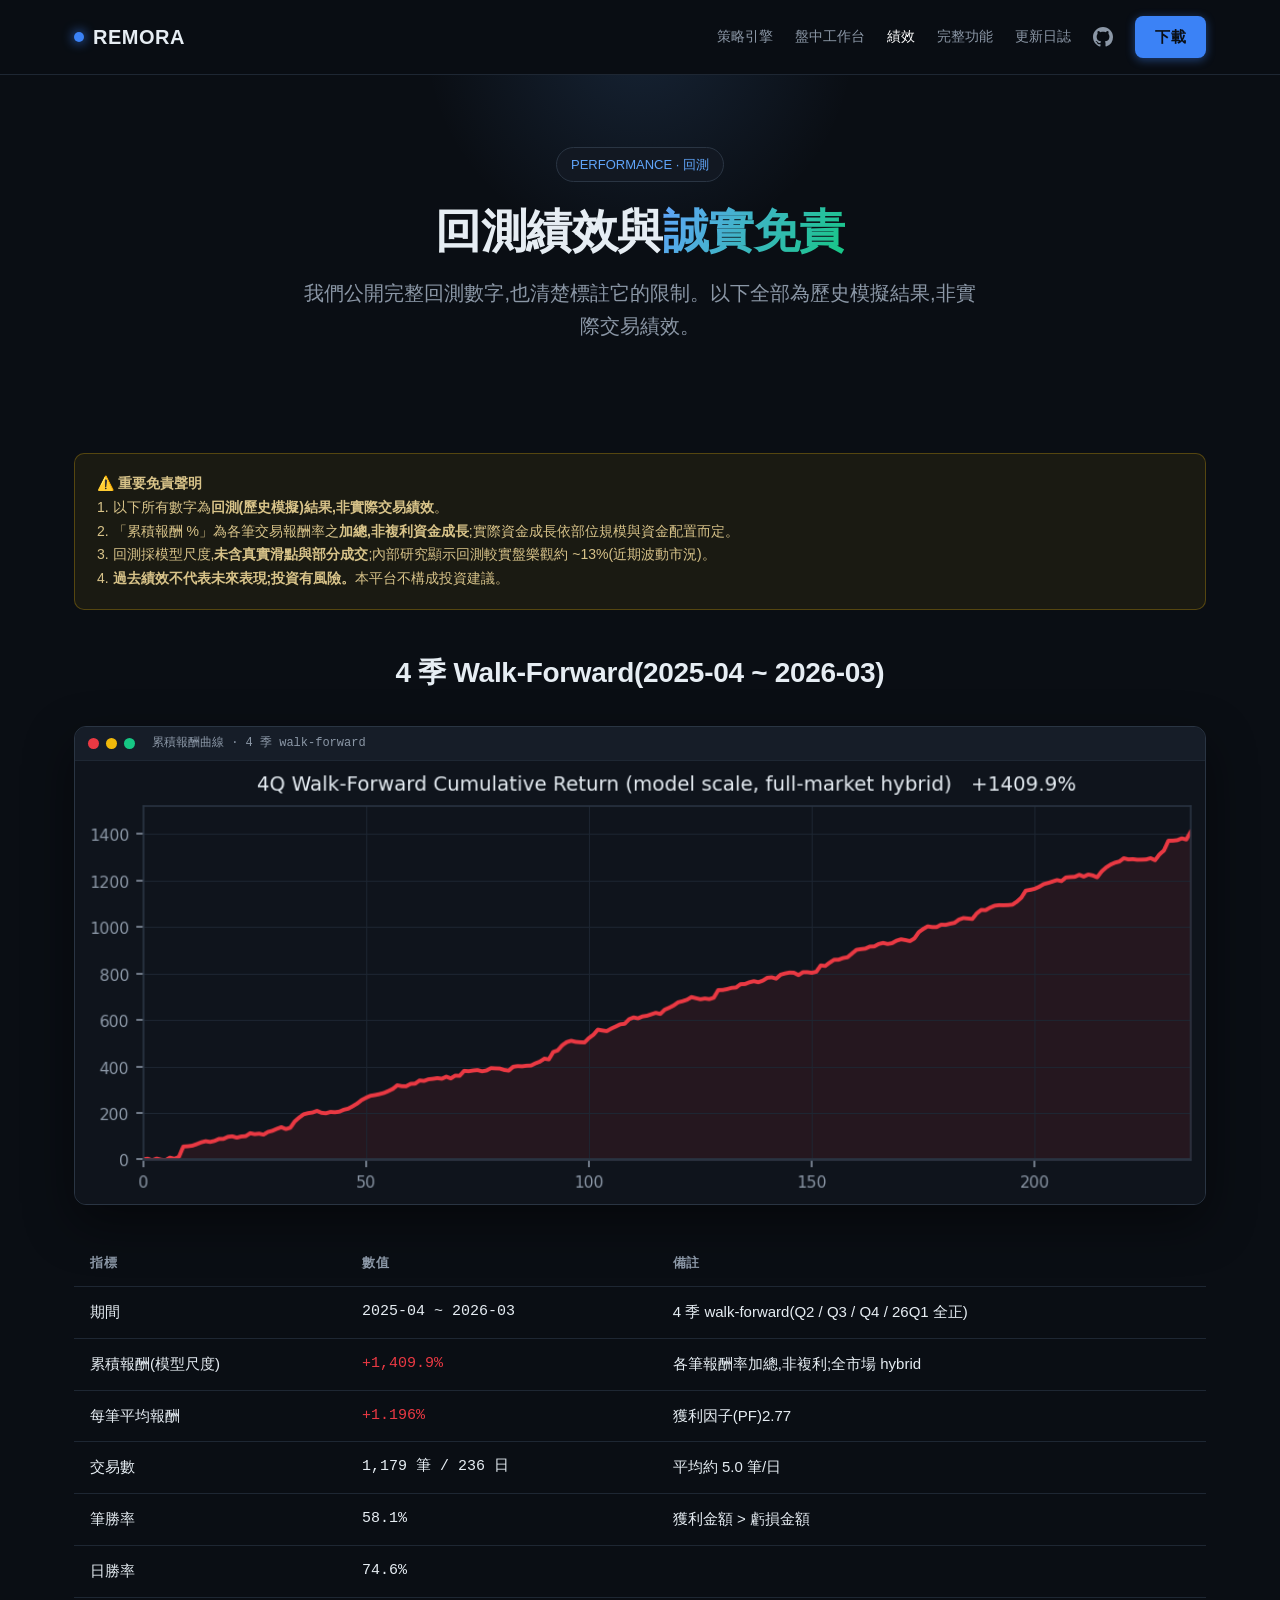
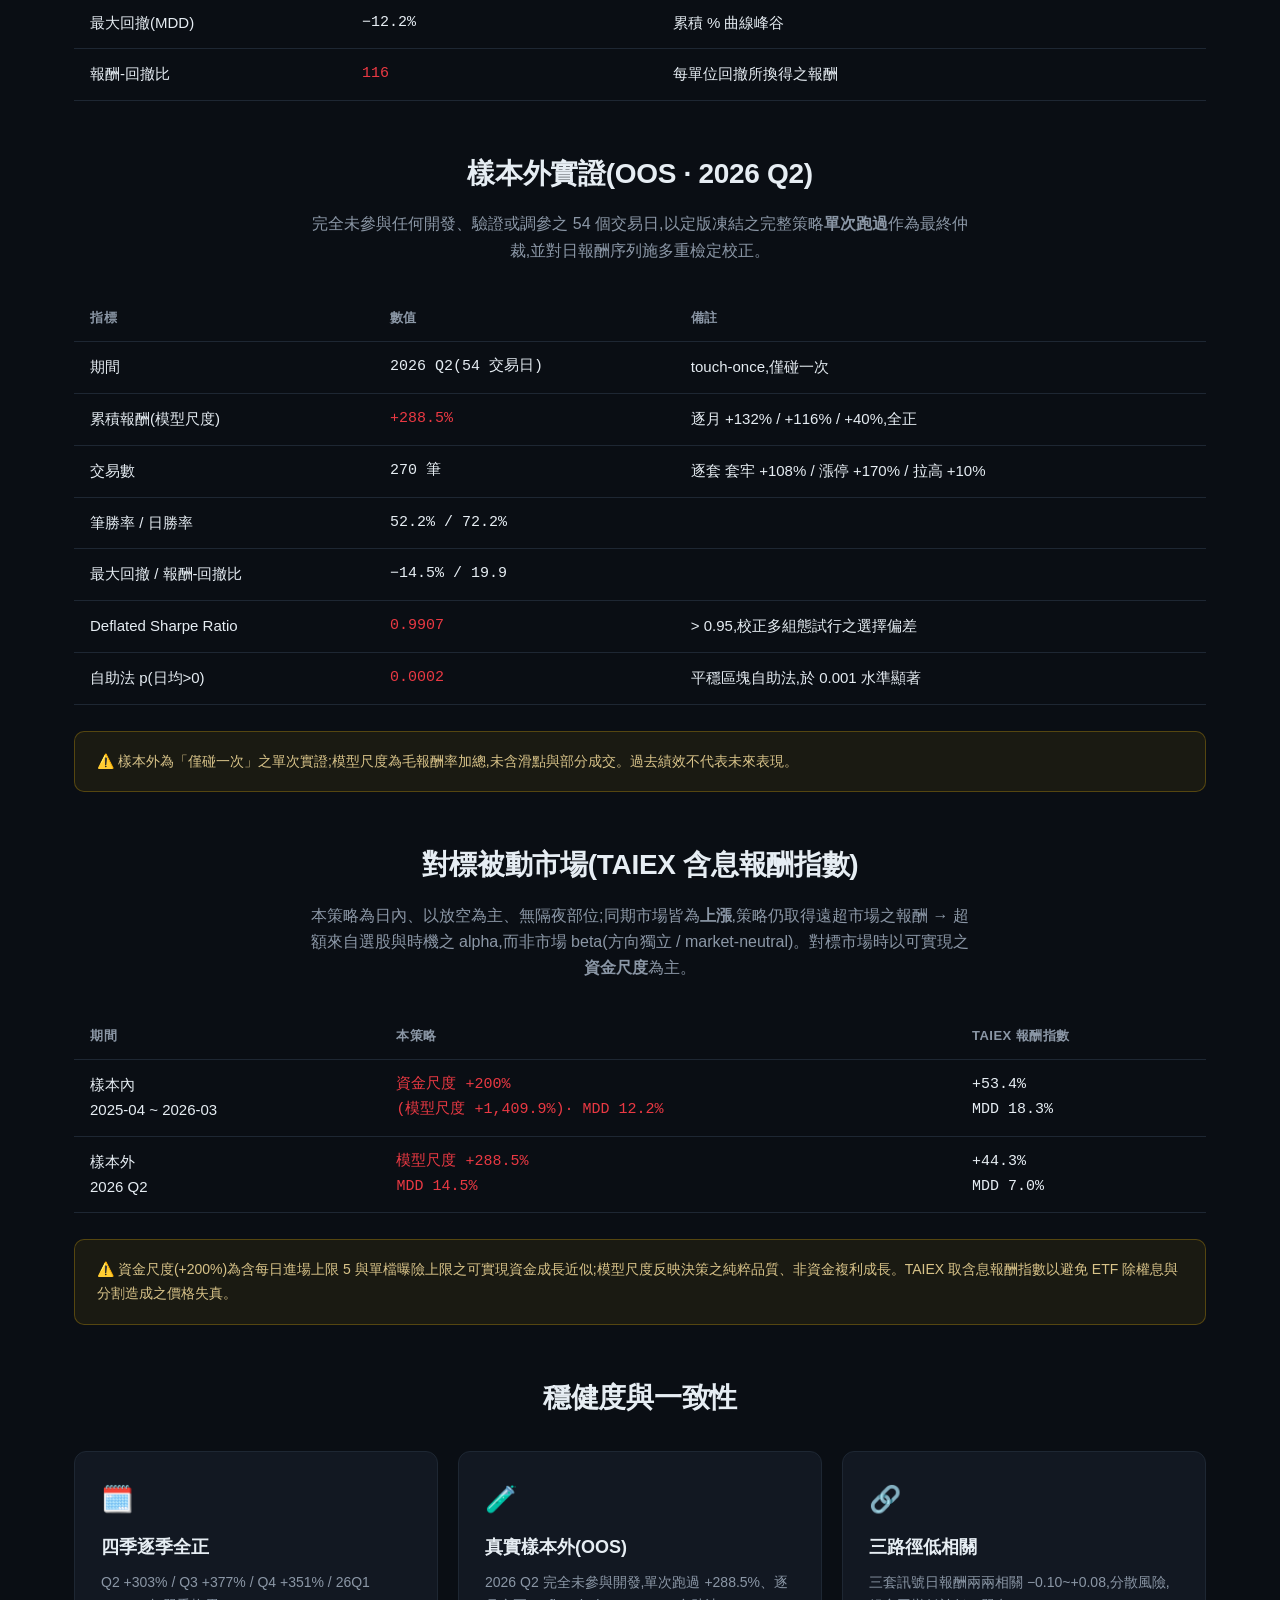
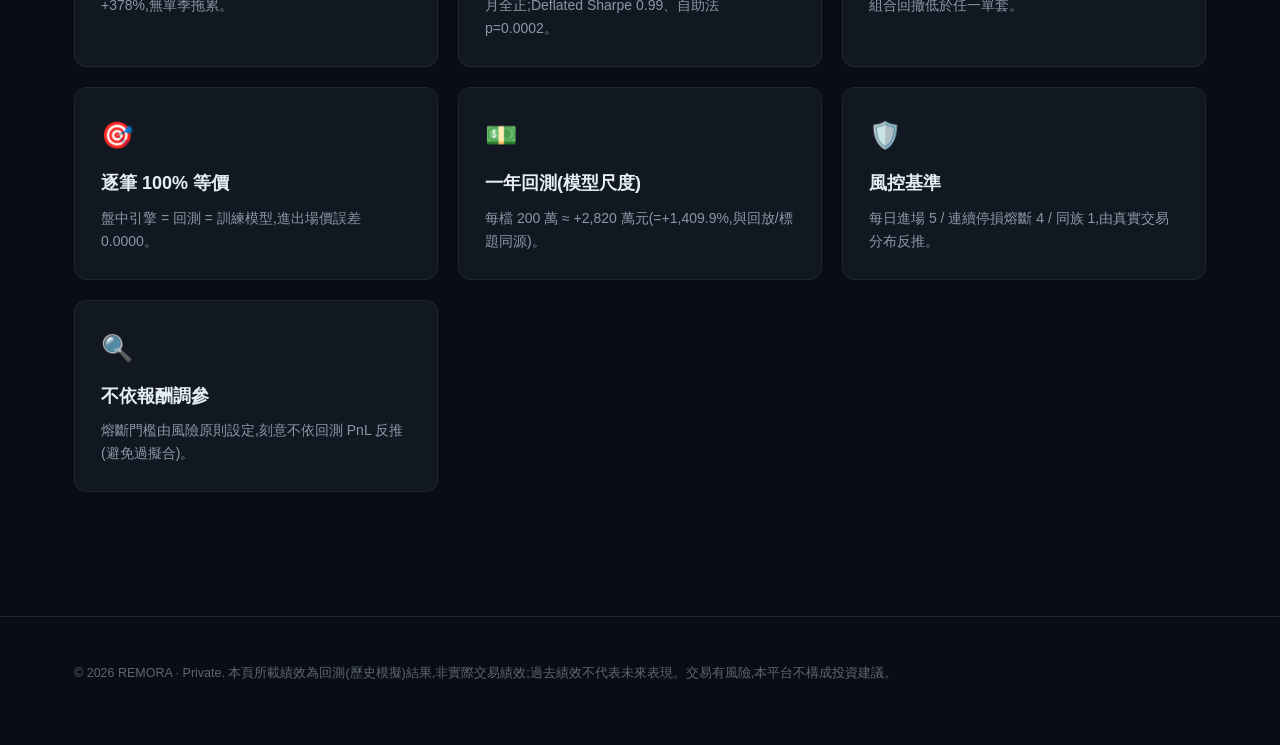
<file: docs/performance.html>
<!DOCTYPE html>
<html lang="zh-Hant">
<head>
<meta charset="UTF-8">
<meta name="viewport" content="width=device-width, initial-scale=1">
<title>回測績效 — REMORA</title>
<meta name="description" content="REMORA OPT8d 引擎回測績效與完整免責聲明。">
<link rel="icon" type="image/svg+xml" href="assets/img/favicon.svg">
<meta property="og:title" content="REMORA 回測績效與誠實免責">
<meta property="og:description" content="4 季 walk-forward、權益曲線、風控指標,全部附完整免責。回測非實績,過去不代表未來。">
<meta property="og:image" content="https://oswallowo.github.io/Remora/assets/img/og_image.png">
<meta name="twitter:card" content="summary_large_image">
<link rel="stylesheet" href="assets/css/style.css">
</head>
<body>
<nav class="nav"><div class="wrap">
  <a class="brand" href="index.html"><span class="dot"></span>REMORA</a>
  <button class="nav-toggle" aria-label="menu">☰</button>
  <div class="nav-links">
    <a href="index.html#engine">策略引擎</a>
    <a href="index.html#workspace">盤中工作台</a>
    <a href="performance.html" style="color:var(--bright)">績效</a>
    <a href="features.html">完整功能</a>
    <a href="changelog.html">更新日誌</a>
    <a class="nav-gh" href="https://github.com/OswallowO/Remora" target="_blank" rel="noopener" aria-label="GitHub" title="GitHub · OswallowO/Remora"><svg viewBox="0 0 16 16" width="20" height="20" fill="currentColor" aria-hidden="true"><path d="M8 0C3.58 0 0 3.58 0 8c0 3.54 2.29 6.53 5.47 7.59.4.07.55-.17.55-.38 0-.19-.01-.82-.01-1.49-2.01.37-2.53-.49-2.69-.94-.09-.23-.48-.94-.82-1.13-.28-.15-.68-.52-.01-.53.63-.01 1.08.58 1.23.82.72 1.21 1.87.87 2.33.66.07-.52.28-.87.51-1.07-1.78-.2-3.64-.89-3.64-3.95 0-.87.31-1.59.82-2.15-.08-.2-.36-1.02.08-2.12 0 0 .67-.21 2.2.82.64-.18 1.32-.27 2-.27.68 0 1.36.09 2 .27 1.53-1.04 2.2-.82 2.2-.82.44 1.1.16 1.92.08 2.12.51.56.82 1.27.82 2.15 0 3.07-1.87 3.75-3.65 3.95.29.25.54.73.54 1.48 0 1.07-.01 1.93-.01 2.2 0 .21.15.46.55.38A8.013 8.013 0 0016 8c0-4.42-3.58-8-8-8z"/></svg></a>
    <a class="nav-cta" href="index.html#download">下載</a>
  </div>
</div></nav>

<header class="hero" style="padding:72px 0 30px"><div class="wrap">
  <span class="tag">PERFORMANCE · 回測</span>
  <h1 style="font-size:clamp(30px,5vw,46px)">回測績效與<span class="grad">誠實免責</span></h1>
  <p class="lead">我們公開完整回測數字,也清楚標註它的限制。以下全部為歷史模擬結果,非實際交易績效。</p>
</div></header>

<section style="padding-top:20px"><div class="wrap">
  <div class="disclaimer reveal" style="margin-bottom:40px">
    ⚠️ <b>重要免責聲明</b><br>
    1. 以下所有數字為<b>回測(歷史模擬)結果,非實際交易績效</b>。<br>
    2. 「累積報酬 %」為各筆交易報酬率之<b>加總,非複利資金成長</b>;實際資金成長依部位規模與資金配置而定。<br>
    3. 回測採模型尺度,<b>未含真實滑點與部分成交</b>;內部研究顯示回測較實盤樂觀約 ~13%(近期波動市況)。<br>
    4. <b>過去績效不代表未來表現;投資有風險。</b>本平台不構成投資建議。
  </div>

  <div class="sec-head reveal" style="margin-bottom:30px"><h2 style="font-size:28px">4 季 Walk-Forward(2025-04 ~ 2026-03)</h2></div>
  <div class="shot reveal" style="margin-bottom:34px">
    <div class="bar"><i class="r"></i><i class="y"></i><i class="g"></i><span>累積報酬曲線 · 4 季 walk-forward</span></div>
    <div class="body" style="padding:0"><img src="assets/img/equity_curve.png" alt="回測累積報酬曲線(模型尺度)"></div>
  </div>

  <table class="ptable reveal" style="margin-bottom:50px">
    <tr><th>指標</th><th>數值</th><th>備註</th></tr>
    <tr><td>期間</td><td class="mono">2025-04 ~ 2026-03</td><td>4 季 walk-forward(Q2 / Q3 / Q4 / 26Q1 全正)</td></tr>
    <tr><td>累積報酬(模型尺度)</td><td class="mono red">+1,409.9%</td><td>各筆報酬率加總,非複利;全市場 hybrid</td></tr>
    <tr><td>每筆平均報酬</td><td class="mono red">+1.196%</td><td>獲利因子(PF)2.77</td></tr>
    <tr><td>交易數</td><td class="mono">1,179 筆 / 236 日</td><td>平均約 5.0 筆/日</td></tr>
    <tr><td>筆勝率</td><td class="mono">58.1%</td><td>獲利金額 &gt; 虧損金額</td></tr>
    <tr><td>日勝率</td><td class="mono">74.6%</td><td></td></tr>
    <tr><td>最大回撤(MDD)</td><td class="mono">−12.2%</td><td>累積 % 曲線峰谷</td></tr>
    <tr><td>報酬-回撤比</td><td class="mono red">116</td><td>每單位回撤所換得之報酬</td></tr>
  </table>

  <div class="sec-head reveal" style="margin-bottom:30px"><h2 style="font-size:28px">樣本外實證(OOS · 2026 Q2)</h2>
    <p style="color:var(--dim);max-width:680px;margin-top:8px">完全未參與任何開發、驗證或調參之 54 個交易日,以定版凍結之完整策略<b>單次跑過</b>作為最終仲裁,並對日報酬序列施多重檢定校正。</p></div>
  <table class="ptable reveal" style="margin-bottom:24px">
    <tr><th>指標</th><th>數值</th><th>備註</th></tr>
    <tr><td>期間</td><td class="mono">2026 Q2(54 交易日)</td><td>touch-once,僅碰一次</td></tr>
    <tr><td>累積報酬(模型尺度)</td><td class="mono red">+288.5%</td><td>逐月 +132% / +116% / +40%,全正</td></tr>
    <tr><td>交易數</td><td class="mono">270 筆</td><td>逐套 套牢 +108% / 漲停 +170% / 拉高 +10%</td></tr>
    <tr><td>筆勝率 / 日勝率</td><td class="mono">52.2% / 72.2%</td><td></td></tr>
    <tr><td>最大回撤 / 報酬-回撤比</td><td class="mono">−14.5% / 19.9</td><td></td></tr>
    <tr><td>Deflated Sharpe Ratio</td><td class="mono red">0.9907</td><td>&gt; 0.95,校正多組態試行之選擇偏差</td></tr>
    <tr><td>自助法 p(日均&gt;0)</td><td class="mono red">0.0002</td><td>平穩區塊自助法,於 0.001 水準顯著</td></tr>
  </table>
  <p class="disclaimer reveal" style="margin-bottom:50px">⚠️ 樣本外為「僅碰一次」之單次實證;模型尺度為毛報酬率加總,未含滑點與部分成交。過去績效不代表未來表現。</p>

  <div class="sec-head reveal" style="margin-bottom:30px"><h2 style="font-size:28px">對標被動市場(TAIEX 含息報酬指數)</h2>
    <p style="color:var(--dim);max-width:680px;margin-top:8px">本策略為日內、以放空為主、無隔夜部位;同期市場皆為<b>上漲</b>,策略仍取得遠超市場之報酬 → 超額來自選股與時機之 alpha,而非市場 beta(方向獨立 / market-neutral)。對標市場時以可實現之<b>資金尺度</b>為主。</p></div>
  <table class="ptable reveal" style="margin-bottom:24px">
    <tr><th>期間</th><th>本策略</th><th>TAIEX 報酬指數</th></tr>
    <tr><td>樣本內<br><span class="dim" style="font-weight:400">2025-04 ~ 2026-03</span></td><td class="mono red">資金尺度 +200%<br><span class="dim" style="font-weight:400">(模型尺度 +1,409.9%)· MDD 12.2%</span></td><td class="mono">+53.4%<br><span class="dim" style="font-weight:400">MDD 18.3%</span></td></tr>
    <tr><td>樣本外<br><span class="dim" style="font-weight:400">2026 Q2</span></td><td class="mono red">模型尺度 +288.5%<br><span class="dim" style="font-weight:400">MDD 14.5%</span></td><td class="mono">+44.3%<br><span class="dim" style="font-weight:400">MDD 7.0%</span></td></tr>
  </table>
  <p class="disclaimer reveal" style="margin-bottom:50px">⚠️ 資金尺度(+200%)為含每日進場上限 5 與單檔曝險上限之可實現資金成長近似;模型尺度反映決策之純粹品質、非資金複利成長。TAIEX 取含息報酬指數以避免 ETF 除權息與分割造成之價格失真。</p>

  <div class="sec-head reveal" style="margin-bottom:30px"><h2 style="font-size:28px">穩健度與一致性</h2></div>
  <div class="cards reveal" style="margin-bottom:40px">
    <div class="card"><div class="ci">🗓️</div><h4>四季逐季全正</h4><p>Q2 +303% / Q3 +377% / Q4 +351% / 26Q1 +378%,無單季拖累。</p></div>
    <div class="card"><div class="ci">🧪</div><h4>真實樣本外(OOS)</h4><p>2026 Q2 完全未參與開發,單次跑過 +288.5%、逐月全正;Deflated Sharpe 0.99、自助法 p=0.0002。</p></div>
    <div class="card"><div class="ci">🔗</div><h4>三路徑低相關</h4><p>三套訊號日報酬兩兩相關 −0.10~+0.08,分散風險,組合回撤低於任一單套。</p></div>
    <div class="card"><div class="ci">🎯</div><h4>逐筆 100% 等價</h4><p>盤中引擎 = 回測 = 訓練模型,進出場價誤差 0.0000。</p></div>
    <div class="card"><div class="ci">💵</div><h4>一年回測(模型尺度)</h4><p>每檔 200 萬 ≈ +2,820 萬元(=+1,409.9%,與回放/標題同源)。</p></div>
    <div class="card"><div class="ci">🛡️</div><h4>風控基準</h4><p>每日進場 5 / 連續停損熔斷 4 / 同族 1,由真實交易分布反推。</p></div>
    <div class="card"><div class="ci">🔍</div><h4>不依報酬調參</h4><p>熔斷門檻由風險原則設定,刻意不依回測 PnL 反推(避免過擬合)。</p></div>
  </div>

</div></section>

<footer><div class="wrap"><div class="foot-note" style="border:0;margin:0;padding:0">
  © 2026 REMORA · Private. 本頁所載績效為回測(歷史模擬)結果,非實際交易績效;過去績效不代表未來表現。交易有風險,本平台不構成投資建議。
</div></div></footer>
<script src="assets/js/main.js"></script>
<script src="assets/js/anim.js"></script>
<!-- 瀏覽計數:counterapi.dev(免帳號;每次載入 +1;要換自架計數器再改這段)-->
<div id="vc-badge" style="position:fixed;right:12px;bottom:12px;font:12px/1 system-ui;background:rgba(20,22,28,.82);color:#cfd6e4;padding:6px 10px;border:1px solid #2a2f3a;border-radius:8px;z-index:99">瀏覽 <b id="vc-n">…</b></div>
<script>fetch('https://api.counterapi.dev/v1/remora_site/views/up').then(function(r){return r.json()}).then(function(d){document.getElementById('vc-n').textContent=d.count}).catch(function(){document.getElementById('vc-badge').style.display='none'})</script>
</body>
</html>
</file>
<file: docs/assets/css/style.css>
/* REMORA 介紹網站 — 共用樣式(shioaji-pro 風格深色主題) */
:root{
  --bg:#0a0e14; --bg2:#0f141c; --panel:#121822; --panel2:#161d28;
  --border:#1e2733; --border2:#2a3543;
  --text:#e6edf3; --dim:#8b97a6; --bright:#ffffff;
  --accent:#3b82f6; --accent2:#60a5fa;
  --green:#16c784; --red:#ea3943; --gold:#f0b90b;
  --mono:'SF Mono','JetBrains Mono','Consolas','Roboto Mono',monospace;
  --sans:'Inter','Noto Sans TC','PingFang TC','Microsoft JhengHei',sans-serif;
  --radius:12px; --maxw:1180px;
}
*{box-sizing:border-box;margin:0;padding:0}
html{scroll-behavior:smooth}
body{background:var(--bg);color:var(--text);font-family:var(--sans);line-height:1.65;
  -webkit-font-smoothing:antialiased;overflow-x:hidden}
a{color:inherit;text-decoration:none}
.mono{font-family:var(--mono);font-variant-numeric:tabular-nums}
.wrap{max-width:var(--maxw);margin:0 auto;padding:0 24px}
.accent{color:var(--accent2)}
.green{color:var(--green)} .red{color:var(--red)} .gold{color:var(--gold)}

/* ── Nav ── */
.nav{position:sticky;top:0;z-index:100;background:rgba(10,14,20,.82);
  backdrop-filter:blur(14px);border-bottom:1px solid var(--border)}
.nav .wrap{display:flex;align-items:center;height:74px;gap:28px}
.brand{font-weight:800;font-size:20px;letter-spacing:.5px;display:flex;align-items:center;gap:9px}
.brand .dot{width:10px;height:10px;border-radius:50%;background:var(--accent);
  box-shadow:0 0 12px var(--accent)}
.nav-links{display:flex;align-items:center;gap:22px;margin-left:auto;font-size:14px}
.nav-links a{color:var(--dim);transition:color .2s}
.nav-links a:hover{color:var(--bright)}
.nav-cta{background:var(--accent);color:#0a0e14;padding:9px 20px;border-radius:8px;font-size:15px;
  font-weight:800;letter-spacing:.5px;transition:background .2s;box-shadow:0 2px 10px rgba(59,130,246,.45)}
.nav-links a.nav-cta{color:#0a0e14}
.nav-cta:hover{background:#2563eb}
.nav-links a.nav-cta:hover{color:#0a0e14}
.nav-gh{display:inline-flex;align-items:center;color:var(--dim);transition:color .2s,transform .2s}
.nav-gh:hover{color:var(--bright);transform:translateY(-1px)}
.nav-toggle{display:none;margin-left:auto;background:none;border:0;color:var(--text);font-size:24px;cursor:pointer}

/* ── Hero ── */
.hero{position:relative;padding:96px 0 72px;text-align:center;overflow:hidden}
.hero::before{content:"";position:absolute;inset:0;
  background:radial-gradient(900px 420px at 50% -8%,rgba(59,130,246,.18),transparent 70%);pointer-events:none}
.hero .tag{display:inline-block;font-size:13px;color:var(--accent2);border:1px solid var(--border2);
  background:var(--panel);padding:6px 14px;border-radius:999px;margin-bottom:24px}
.hero h1{font-size:clamp(34px,6vw,60px);line-height:1.1;font-weight:800;letter-spacing:-.5px;
  margin-bottom:20px}
.hero h1 .grad{background:linear-gradient(120deg,#60a5fa,#16c784);-webkit-background-clip:text;
  background-clip:text;color:transparent}
.hero p.lead{font-size:clamp(16px,2.4vw,20px);color:var(--dim);max-width:680px;margin:0 auto 34px}
.hero-btns{display:flex;gap:14px;justify-content:center;flex-wrap:wrap}
.btn{padding:13px 26px;border-radius:10px;font-weight:600;font-size:15px;transition:.2s;
  display:inline-flex;align-items:center;gap:8px;border:1px solid transparent;cursor:pointer}
.btn-primary{background:var(--accent);color:#fff}
.btn-primary:hover{background:#2563eb;transform:translateY(-1px)}
.btn-ghost{background:var(--panel);border-color:var(--border2);color:var(--text)}
.btn-ghost:hover{border-color:var(--accent);color:var(--bright)}

/* ── Stat bar ── */
.stats{display:grid;grid-template-columns:repeat(4,1fr);gap:1px;background:var(--border);
  border:1px solid var(--border);border-radius:var(--radius);overflow:hidden;margin-top:56px}
.stats .cell{background:var(--panel);padding:26px 18px;text-align:center}
.stats .num{font-family:var(--mono);font-size:30px;font-weight:700;color:var(--bright)}
.stats .lbl{font-size:13px;color:var(--dim);margin-top:6px}

/* ── Sections ── */
section{padding:84px 0}
.sec-head{text-align:center;max-width:660px;margin:0 auto 52px}
.sec-head .kick{color:var(--accent2);font-size:13px;font-weight:600;letter-spacing:1.5px;
  text-transform:uppercase}
.sec-head h2{font-size:clamp(26px,4vw,40px);font-weight:800;margin:12px 0 14px;letter-spacing:-.3px}
.sec-head p{color:var(--dim);font-size:16px}
.alt{background:var(--bg2)}

/* ── Feature rows ── */
.frow{display:grid;grid-template-columns:1fr 1fr;gap:48px;align-items:center;margin-bottom:96px}
.frow:last-child{margin-bottom:0}
.frow.rev .ftext{order:2}
.ftext h3{font-size:26px;font-weight:700;margin-bottom:14px}
.ftext .ficon{font-size:13px;color:var(--accent2);font-weight:600;letter-spacing:1px;margin-bottom:10px}
.ftext p{color:var(--dim);margin-bottom:16px}
.ftext ul{list-style:none;display:flex;flex-direction:column;gap:9px}
.ftext li{padding-left:26px;position:relative;color:var(--text);font-size:15px}
.ftext li::before{content:"▸";position:absolute;left:4px;color:var(--accent2)}

/* ── Mockup panels (screenshot placeholders) ── */
.shot{background:var(--panel);border:1px solid var(--border2);border-radius:var(--radius);
  overflow:hidden;box-shadow:0 18px 50px rgba(0,0,0,.45)}
.shot .bar{height:34px;background:var(--panel2);border-bottom:1px solid var(--border);
  display:flex;align-items:center;gap:7px;padding:0 13px}
.shot .bar i{width:11px;height:11px;border-radius:50%;display:inline-block;background:#39424f}
.shot .bar i.r{background:#ea3943}.shot .bar i.y{background:#f0b90b}.shot .bar i.g{background:#16c784}
.shot .bar span{margin-left:10px;font-size:12px;color:var(--dim);font-family:var(--mono)}
.shot .body{padding:18px;min-height:230px;display:flex;flex-direction:column;gap:10px}
.shot .ph{display:flex;align-items:center;justify-content:center;height:100%;min-height:200px;
  color:var(--dim);font-size:13px;text-align:center;border:1px dashed var(--border2);border-radius:8px;
  flex-direction:column;gap:8px}
.shot img{display:block;width:100%;height:auto}
/* mock chart bars */
.mockchart{display:flex;align-items:flex-end;gap:4px;height:150px;padding:10px 4px}
.mockchart span{flex:1;border-radius:2px 2px 0 0;opacity:.85;animation:grow .9s ease both}
@keyframes grow{from{height:0}}
.mrow{display:flex;justify-content:space-between;font-family:var(--mono);font-size:13px;
  padding:6px 10px;border-bottom:1px solid var(--border)}
.tag-pill{font-size:11px;padding:2px 8px;border-radius:5px;font-family:var(--sans)}

/* ── Cards grid ── */
.cards{display:grid;grid-template-columns:repeat(3,1fr);gap:20px}
.card{background:var(--panel);border:1px solid var(--border);border-radius:var(--radius);
  padding:26px;transition:.25s}
.card:hover{border-color:var(--border2);transform:translateY(-3px);background:var(--panel2)}
.card .ci{font-size:26px;margin-bottom:12px}
.card h4{font-size:18px;font-weight:700;margin-bottom:8px}
.card p{color:var(--dim);font-size:14px}

/* ── Perf table ── */
.ptable{width:100%;border-collapse:collapse;font-size:15px}
.ptable th,.ptable td{padding:13px 16px;text-align:left;border-bottom:1px solid var(--border)}
.ptable th{color:var(--dim);font-weight:600;font-size:13px;text-transform:uppercase;letter-spacing:.5px}
.ptable td.mono{font-family:var(--mono)}
.ptable tr:hover td{background:var(--panel2)}
.disclaimer{background:rgba(240,185,11,.07);border:1px solid rgba(240,185,11,.28);border-radius:10px;
  padding:18px 22px;color:#d8c389;font-size:14px;margin-top:26px;line-height:1.7}

/* ── Changelog ── */
.timeline{max-width:780px;margin:0 auto;position:relative;padding-left:30px}
.timeline::before{content:"";position:absolute;left:7px;top:8px;bottom:8px;width:2px;background:var(--border2)}
.rel{position:relative;margin-bottom:38px}
.rel::before{content:"";position:absolute;left:-30px;top:6px;width:14px;height:14px;border-radius:50%;
  background:var(--accent);border:3px solid var(--bg);box-shadow:0 0 0 2px var(--accent)}
.rel.cur::before{background:var(--green);box-shadow:0 0 0 2px var(--green),0 0 14px var(--green)}
.rel .v{display:flex;align-items:baseline;gap:12px;flex-wrap:wrap;margin-bottom:8px}
.rel .v b{font-size:21px;font-family:var(--mono)}
.rel .v .date{color:var(--dim);font-size:13px;font-family:var(--mono)}
.rel .v .badge{font-size:11px;padding:3px 9px;border-radius:6px;background:var(--panel);
  border:1px solid var(--border2);color:var(--dim)}
.rel .v .badge.new{background:rgba(22,199,132,.12);border-color:rgba(22,199,132,.4);color:var(--green)}
.rel .ttl{font-size:16px;font-weight:600;margin-bottom:8px;color:var(--bright)}
.rel ul{list-style:none;display:flex;flex-direction:column;gap:6px}
.rel li{padding-left:20px;position:relative;color:var(--dim);font-size:14.5px}
.rel li::before{content:"–";position:absolute;left:4px;color:var(--accent2)}

/* ── Footer ── */
footer{border-top:1px solid var(--border);padding:46px 0 60px;color:var(--dim);font-size:14px}
footer .wrap{display:flex;flex-wrap:wrap;gap:30px;justify-content:space-between;align-items:flex-start}
footer .fcol h5{color:var(--text);font-size:14px;margin-bottom:12px}
footer .fcol a{display:block;color:var(--dim);margin-bottom:7px;transition:color .2s}
footer .fcol a:hover{color:var(--accent2)}
.foot-note{margin-top:30px;padding-top:22px;border-top:1px solid var(--border);font-size:12.5px;
  color:#5b6675;line-height:1.7}

/* ── Reveal animation ── */
.reveal{opacity:0;transform:translateY(24px);transition:opacity .7s ease,transform .7s ease}
.reveal.in{opacity:1;transform:none}

/* ── Today P&L panel (real sim data) ── */
.pnl{display:flex;flex-direction:column;gap:0}
.pnl .tot{display:flex;justify-content:space-between;align-items:baseline;padding:10px 12px;
  border-bottom:1px solid var(--border);margin-bottom:4px}
.pnl .tot .lab{font-size:13px;color:var(--dim)}
.pnl .tot .val{font-family:var(--mono);font-size:26px;font-weight:700}
.pnl .row{display:flex;align-items:center;justify-content:space-between;padding:7px 12px;
  font-family:var(--mono);font-size:13.5px;border-radius:6px}
.pnl .row:hover{background:var(--panel2)}
.pnl .row .sym{color:var(--text);min-width:54px}
.pnl .row .px{color:var(--dim);font-size:12px;flex:1;padding-left:10px}
.pnl .row .pl{font-weight:700;min-width:78px;text-align:right}
.pnl .note{font-size:11px;color:#5b6675;padding:8px 12px 2px;font-family:var(--sans)}

/* ── How it works ── */
.steps{display:grid;grid-template-columns:repeat(3,1fr);gap:20px;counter-reset:s}
.step{background:var(--panel);border:1px solid var(--border);border-radius:var(--radius);padding:26px;position:relative}
.step::before{counter-increment:s;content:counter(s);position:absolute;top:-14px;left:22px;
  width:30px;height:30px;border-radius:50%;background:var(--accent);color:#fff;font-weight:700;
  display:flex;align-items:center;justify-content:center;font-family:var(--mono)}
.step h4{font-size:18px;margin:8px 0 8px}
.step p{color:var(--dim);font-size:14px}

/* ── FAQ ── */
.faq{max-width:760px;margin:0 auto;display:flex;flex-direction:column;gap:12px}
.faq details{background:var(--panel);border:1px solid var(--border);border-radius:10px;padding:0 18px}
.faq details[open]{border-color:var(--border2)}
.faq summary{cursor:pointer;padding:16px 0;font-weight:600;list-style:none;display:flex;
  justify-content:space-between;align-items:center}
.faq summary::-webkit-details-marker{display:none}
.faq summary::after{content:"+";color:var(--accent2);font-size:20px}
.faq details[open] summary::after{content:"–"}
.faq p{color:var(--dim);font-size:14.5px;padding:0 0 16px;line-height:1.7}

/* ── Backtest replay ── */
.replay-stats{display:flex;gap:10px;flex-wrap:wrap;padding:6px 4px 14px}
.replay-stats > div{flex:1;min-width:120px;background:var(--panel2);border:1px solid var(--border);
  border-radius:9px;padding:10px 14px;display:flex;flex-direction:column;gap:3px}
.replay-stats .rl{font-size:12px;color:var(--dim)}
.replay-stats .rv{font-size:22px;font-weight:700;font-variant-numeric:tabular-nums}
.replay-ctrl{display:flex;gap:8px;align-items:center;padding:14px 4px 2px;flex-wrap:wrap}
.replay-ctrl button{background:var(--panel2);border:1px solid var(--border2);color:var(--text);
  padding:8px 16px;border-radius:8px;font-size:14px;cursor:pointer;font-family:var(--mono);transition:.2s}
.replay-ctrl button:hover{border-color:var(--accent);color:var(--bright)}
.replay-ctrl button.on{background:var(--accent);color:#fff;border-color:var(--accent)}
.replay-ctrl #rpPlay{background:var(--accent);color:#fff;border-color:var(--accent);font-weight:700;min-width:96px}
.replay-ctrl #rpPlay:hover{background:#2563eb}
#replayChart{width:100%;height:300px}

/* ── Interactive chart toggle ── */
.chart-toggle{display:flex;gap:8px;padding:10px 12px 4px}
.chart-toggle button{background:var(--panel2);border:1px solid var(--border2);color:var(--dim);
  padding:5px 13px;border-radius:7px;font-size:13px;cursor:pointer;font-family:var(--mono);transition:.2s}
.chart-toggle button.on{background:var(--accent);color:#fff;border-color:var(--accent)}
.chart-toggle button:hover{color:var(--bright)}
#liveKchart{width:100%;height:340px}
.chart-hint{font-size:11px;color:#5b6675;padding:2px 14px 8px;font-family:var(--sans)}

/* ── Trades waterfall ── */
.wfrow{display:flex;align-items:center;gap:10px;margin:8px 0;font-family:var(--mono);font-size:13px}
.wfrow .wfs{width:46px;color:var(--text)}
.wfrow .wfbar{flex:1;background:var(--panel2);border-radius:4px;height:20px;overflow:hidden}
.wfrow .wfbar span{display:block;height:100%;border-radius:4px;width:0;transition:width 1s cubic-bezier(.2,.8,.2,1)}
.wfrow .wfbar .wfg{background:linear-gradient(90deg,#0e9d6a,#16c784)}
.wfrow .wfbar .wfr{background:linear-gradient(90deg,#b32630,#ea3943)}
.wfrow .wfv{width:90px;text-align:right;font-weight:700}

/* ── Live indicator ── */
.live-dot{display:inline-block;width:7px;height:7px;border-radius:50%;background:var(--green);
  margin-right:6px;box-shadow:0 0 8px var(--green);animation:pulse 1.4s ease-in-out infinite;vertical-align:middle}
@keyframes pulse{0%,100%{opacity:1}50%{opacity:.25}}
.mockchart span{transition:height .45s ease,background .45s ease}

/* ── Reduced motion ── */
@media(prefers-reduced-motion:reduce){
  *{animation-duration:.001ms!important;transition-duration:.001ms!important;scroll-behavior:auto!important}
  .reveal{opacity:1!important;transform:none!important}
}

/* ── Responsive ── */
@media(max-width:860px){
  .nav-links{display:none}.nav-toggle{display:block}
  .frow{grid-template-columns:1fr;gap:28px;margin-bottom:64px}
  .frow.rev .ftext{order:0}
  .stats{grid-template-columns:repeat(2,1fr)}
  .cards{grid-template-columns:1fr}
  .steps{grid-template-columns:1fr;gap:28px}
}

/* ===== v2.1.1 C+B hero 改版:多色光暈 + 玻璃數據卡 + 權益曲線(B 嫁接)===== */
.hero::before{background:
  radial-gradient(820px 380px at 50% -6%,rgba(59,130,246,.30),transparent 66%),
  radial-gradient(560px 320px at 20% 20%,rgba(168,85,247,.18),transparent 70%),
  radial-gradient(520px 300px at 82% 14%,rgba(234,57,67,.14),transparent 70%)}
.hero-panel{max-width:780px;margin:50px auto 0;background:rgba(18,24,34,.55);
  border:1px solid var(--border2);border-radius:16px;backdrop-filter:blur(12px);
  -webkit-backdrop-filter:blur(12px);overflow:hidden;text-align:left;
  box-shadow:0 28px 64px -28px rgba(0,0,0,.66)}
.hp-head{display:flex;justify-content:space-between;align-items:center;
  padding:13px 18px;border-bottom:1px solid var(--border)}
.hp-live{font-size:12px;color:var(--dim);font-family:var(--mono);display:flex;align-items:center;gap:7px}
.hp-dot{width:8px;height:8px;border-radius:50%;background:var(--red);
  box-shadow:0 0 9px var(--red);animation:hpblink 1.6s ease-in-out infinite}
@keyframes hpblink{0%,100%{opacity:1}50%{opacity:.35}}
.hp-pnl{font-family:var(--mono);font-size:14px;color:var(--bright);font-weight:700}
.hp-pct{color:var(--red);font-size:13px}
.hp-body{display:grid;grid-template-columns:1.7fr 1fr}
.eqcurve{width:100%;height:172px;display:block;padding:12px 4px 4px 12px}
.poslist{border-left:1px solid var(--border);padding:14px 16px;display:flex;
  flex-direction:column;gap:10px;justify-content:center}
.poslist .plbl{font-size:11px;color:var(--dim);font-family:var(--mono);margin-bottom:3px;letter-spacing:.5px}
.pos{display:flex;justify-content:space-between;font-family:var(--mono);font-size:13px}
.pos span:first-child{color:var(--text)}
.pos .up{color:var(--red);font-weight:700}
.stats{background:transparent;border:none;gap:14px;margin-top:42px}
.stats .cell{background:rgba(18,24,34,.5);border:1px solid var(--border2);
  border-radius:14px;backdrop-filter:blur(8px);-webkit-backdrop-filter:blur(8px)}
.stats .num{background:linear-gradient(120deg,#60a5fa,#a855f7);
  -webkit-background-clip:text;background-clip:text;color:transparent}
@media(max-width:680px){.hp-body{grid-template-columns:1fr}
  .poslist{border-left:none;border-top:1px solid var(--border)}}

/* ===== v2.1.1 大品牌改版:字體 + 互動動畫 ===== */
:root{ --display:'Space Grotesk','Noto Sans TC',sans-serif; }
@property --ba{ syntax:'<angle>'; inherits:false; initial-value:0deg; }
body{font-family:'Noto Sans TC',var(--sans)}
.brand,.nav-links a,.btn,.hero .tag,.stats .num,.pos,.hp-pnl,.hp-live{font-family:var(--display)}
.mono,.poslist,.hp-pnl,.hp-live{font-family:'Space Mono','JetBrains Mono',monospace}
/* 調淡光暈 + 改成可視差的 .hero-glow div(取代 ::before) */
.hero::before{display:none}
.hero .wrap{position:relative;z-index:2}
.hero-glow{position:absolute;inset:-10% 0 auto 0;height:560px;z-index:0;pointer-events:none;will-change:transform;
  background:radial-gradient(680px 320px at 50% 4%,rgba(59,130,246,.16),transparent 64%),
            radial-gradient(420px 240px at 82% 14%,rgba(234,57,67,.08),transparent 70%),
            radial-gradient(440px 260px at 18% 20%,rgba(168,85,247,.10),transparent 72%)}
.hero-grid{position:absolute;inset:-40px;z-index:0;pointer-events:none;opacity:.5;will-change:transform;transition:transform .25s ease;
  background-image:linear-gradient(rgba(42,53,67,.35) 1px,transparent 1px),linear-gradient(90deg,rgba(42,53,67,.35) 1px,transparent 1px);
  background-size:46px 46px;-webkit-mask:radial-gradient(600px 320px at 50% 8%,#000,transparent 72%);mask:radial-gradient(600px 320px at 50% 8%,#000,transparent 72%)}
.hero::after{content:"";position:absolute;inset:0;z-index:1;pointer-events:none;
  background:radial-gradient(360px circle at var(--mx,50%) var(--my,-12%),rgba(96,165,250,.14),transparent 60%);transition:background .15s ease}
/* #1 兩排標題先後浮現(上排 → 下排)*/
.hero h1 .tline{display:block;opacity:0;transform:translateY(22px);animation:rmup .8s cubic-bezier(.2,.7,.2,1) forwards}
.hero h1 .tline.t2{animation-delay:.32s}
@keyframes rmup{to{opacity:1;transform:none}}
/* #8 導覽列滾動縮小變實心 */
.nav{transition:padding .25s ease,background .25s ease,border-color .25s ease,backdrop-filter .25s ease}
.nav.scrolled{padding-top:6px;padding-bottom:6px;background:rgba(10,14,20,.82);backdrop-filter:blur(12px);border-bottom:1px solid var(--border2)}
/* #3 卡片傾斜 + #10 流光邊框(實驗)*/
.hero-panel{transition:transform .18s ease,box-shadow .3s ease;transform-style:preserve-3d;position:relative}
.hero-panel::after{content:"";position:absolute;inset:-1px;border-radius:18px;padding:1.5px;pointer-events:none;
  background:conic-gradient(from var(--ba),transparent 62%,#5ea0ff 80%,#a855f7 88%,#ea3943 94%,transparent);
  -webkit-mask:linear-gradient(#000 0 0) content-box,linear-gradient(#000 0 0);-webkit-mask-composite:xor;
  mask:linear-gradient(#000 0 0) content-box,linear-gradient(#000 0 0);mask-composite:exclude;animation:baspin 6s linear infinite;opacity:.85}
@keyframes baspin{to{--ba:360deg}}
/* #9 權益曲線末端跳動點 */
.eq-ping{transform-box:fill-box;transform-origin:center;animation:eqping 1.7s ease-out infinite}
@keyframes eqping{0%{r:4;opacity:.7}100%{r:15;opacity:0}}
@media(prefers-reduced-motion:reduce){*{animation:none!important;transition:none!important}}
</file>
